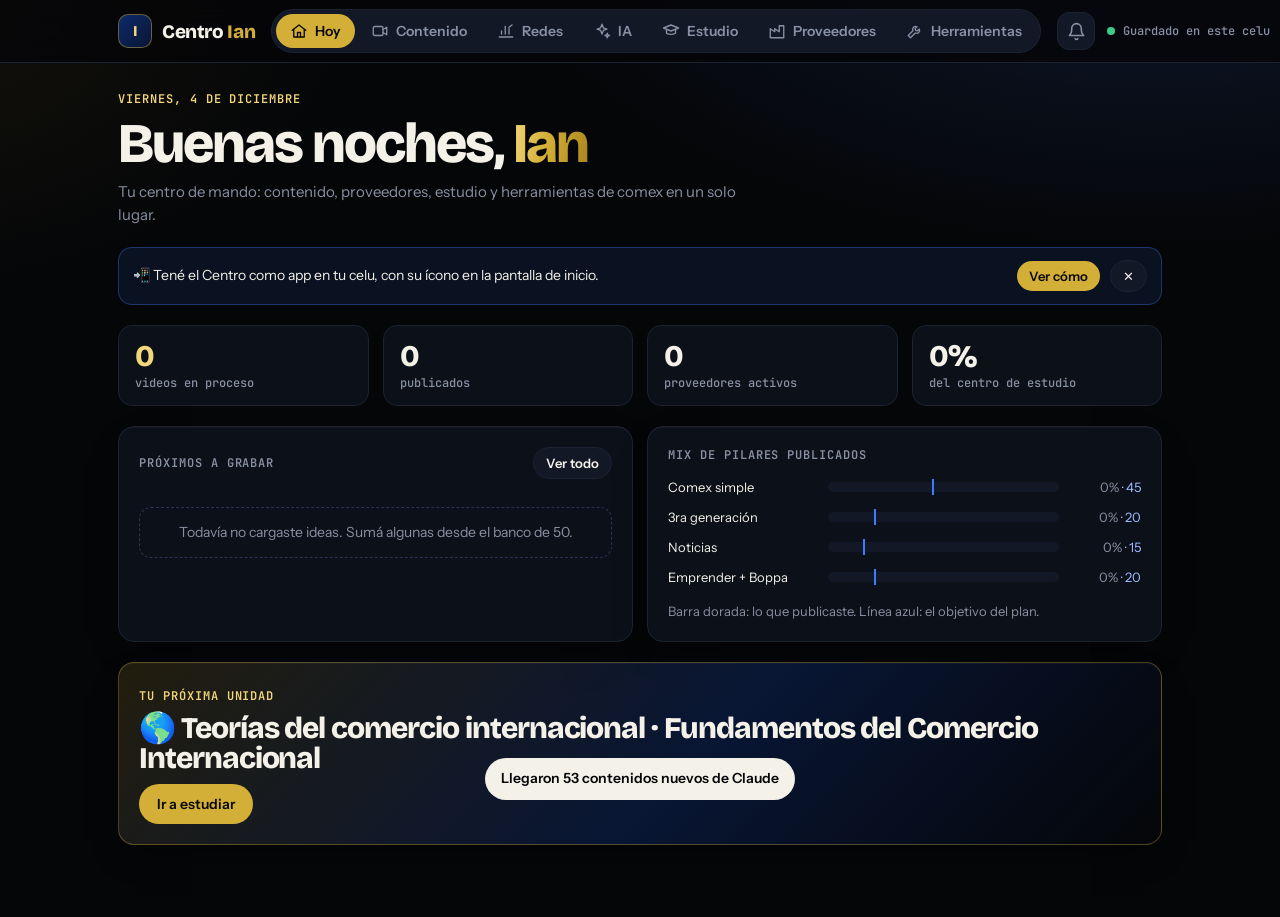
<file: centro/index.html>
<!doctype html><html lang="es-AR"><head><meta charset="utf-8">
<meta name="viewport" content="width=device-width,initial-scale=1,viewport-fit=cover">
<meta name="theme-color" content="#050608"><meta name="robots" content="noindex,nofollow">
<link rel="manifest" href="/centro/manifest.webmanifest">
<link rel="icon" href="/centro/icons/icon-192.png"><link rel="apple-touch-icon" href="/centro/icons/apple-touch-icon.png">
<meta name="apple-mobile-web-app-capable" content="yes"><meta name="mobile-web-app-capable" content="yes">
<meta name="apple-mobile-web-app-status-bar-style" content="black-translucent"><meta name="apple-mobile-web-app-title" content="Centro Ian">
<style>html,body{margin:0;background:#050608}header.top{padding-top:env(safe-area-inset-top,0px)}</style>
</head><body>
<title>Centro Ian</title>
<link rel="preconnect" href="https://fonts.googleapis.com">
<link rel="preconnect" href="https://fonts.gstatic.com" crossorigin>
<link rel="stylesheet" href="https://fonts.googleapis.com/css2?family=Bricolage+Grotesque:opsz,wght@12..96,600;12..96,800&family=Instrument+Sans:wght@400;500;600&family=JetBrains+Mono:wght@500;600&family=Anton&display=swap">
<style>
/* Layout: personal command center. Glass top bar + native bottom dock on phones; each module is a calm stack of cards. Black, blue and gold brand in every theme. */
:root{
  --bg:#050608; --surface:#0C1019; --sunken:#121826; --ink:#F4F1E8; --ink-2:#C8CCD6; --muted:#8890A3; --line:#1B2232; --line-2:#2A3450;
  --gold:#D4AF37; --gold-2:#F3D77A; --gold-soft:#221C0A; --on-gold:#0A0906; --blue:#3D7BFF; --navy:#0E2A6B; --good:#3CCB8B; --bad:#FF6B6B; --warn:#E8B04A;
  --shadow:0 1px 0 rgba(255,255,255,.03) inset,0 14px 36px -18px rgba(0,0,0,.8); --glass:rgba(5,6,8,.8);
  --f-d:"Bricolage Grotesque","Helvetica Neue",Arial,sans-serif; --f-b:"Instrument Sans",system-ui,-apple-system,sans-serif; --f-m:"JetBrains Mono",ui-monospace,Menlo,monospace;
  --r:16px; color-scheme:dark;
}
@media (prefers-color-scheme: dark){:root:not([data-theme="light"]){--bg:#050608}}
:root[data-theme="dark"]{--bg:#050608}
*{box-sizing:border-box}[hidden]{display:none!important}
body{margin:0;min-height:100vh;background:radial-gradient(1100px 560px at 90% -10%,rgba(61,123,255,.16),transparent 60%),radial-gradient(800px 480px at -10% 0%,rgba(212,175,55,.08),transparent 60%),var(--bg);background-attachment:fixed;color:var(--ink);font:15px/1.55 var(--f-b);-webkit-font-smoothing:antialiased}
.wrap{max-width:1100px;margin:0 auto;padding-inline:16px}@media(min-width:720px){.wrap{padding-inline:28px}}
:focus-visible{outline:2px solid var(--gold);outline-offset:2px;border-radius:6px}
button{font:inherit;color:inherit}
header.top{position:sticky;top:0;z-index:20;background:var(--glass);backdrop-filter:blur(14px);-webkit-backdrop-filter:blur(14px);border-bottom:1px solid var(--line)}
.bar{display:flex;align-items:center;justify-content:space-between;gap:16px;height:62px}
.logo{display:flex;align-items:center;gap:10px}
.mark{width:34px;height:34px;border-radius:10px;background:linear-gradient(135deg,#0E2A6B,#081634);border:1px solid rgba(212,175,55,.45);display:grid;place-items:center;font:800 15px var(--f-d);color:var(--gold-2)}
.logo b{font:800 19px var(--f-d);letter-spacing:-.02em;white-space:nowrap}
@media(max-width:1180px){.sync #synctxt{display:none}}.logo b span{color:var(--gold)}
nav.tabs{display:flex;gap:2px;background:var(--sunken);border:1px solid var(--line);border-radius:999px;padding:4px}
.tab{appearance:none;border:0;background:none;color:var(--muted);font:600 14px var(--f-b);padding:8px 14px;border-radius:999px;cursor:pointer;display:inline-flex;align-items:center;gap:7px;white-space:nowrap}
.tab svg{width:18px;height:18px;flex:none}.tab:hover{color:var(--ink)}
.tab[aria-selected="true"]{background:var(--gold);color:var(--on-gold)}
.sync{font:500 12px var(--f-m);color:var(--muted);display:flex;gap:8px;align-items:center;white-space:nowrap}
.dot{width:8px;height:8px;border-radius:50%;background:var(--muted)}.dot.on{background:var(--good)}
nav.dock{display:none}
@media(max-width:1040px){header nav.tabs{display:none}
 nav.dock{display:grid;grid-template-columns:repeat(7,1fr);position:fixed;inset:auto 0 0 0;z-index:30;background:var(--glass);backdrop-filter:blur(16px);-webkit-backdrop-filter:blur(16px);border-top:1px solid var(--line);padding:6px 4px calc(6px + env(safe-area-inset-bottom,0px))}
 nav.dock .tab{flex-direction:column;gap:3px;font-size:10px;padding:6px 0;border-radius:12px}
 nav.dock .tab svg{width:22px;height:22px}
 nav.dock .tab[aria-selected="true"]{background:none;color:var(--gold)}
 main{padding-bottom:110px!important}}
main{padding-block:28px 72px}
section.panel{display:flex;flex-direction:column;gap:20px}
.lede{display:flex;flex-direction:column;gap:8px}
.eyebrow{font:600 12px var(--f-m);letter-spacing:.08em;text-transform:uppercase;color:var(--gold-2)}
h1,h2{margin:0;font-family:var(--f-d);font-weight:800;letter-spacing:-.035em;line-height:1.02}
h1{font-size:clamp(32px,7vw,56px)}h2{font-size:clamp(26px,5vw,40px)}
h1 em,h2 em{font-style:normal;background:linear-gradient(100deg,#F3D77A,#D4AF37 45%,#A8841F);-webkit-background-clip:text;background-clip:text;color:transparent}
.lede p{margin:0;color:var(--muted);max-width:62ch}
h3{margin:0;font:600 12px var(--f-m);letter-spacing:.08em;text-transform:uppercase;color:var(--muted)}
.card{background:var(--surface);border:1px solid var(--line);border-radius:var(--r);padding:20px;display:flex;flex-direction:column;gap:14px;min-width:0;box-shadow:var(--shadow)}
.hero{background:linear-gradient(135deg,rgba(212,175,55,.14),rgba(14,42,107,.45) 55%,rgba(5,6,8,.3));border-color:rgba(212,175,55,.35)}
.grid{display:grid;gap:14px}.g2{grid-template-columns:repeat(2,minmax(0,1fr))}.g3{grid-template-columns:repeat(3,minmax(0,1fr))}.g4{grid-template-columns:repeat(4,minmax(0,1fr))}
@media(max-width:820px){.g3,.g4{grid-template-columns:repeat(2,minmax(0,1fr))}}
@media(max-width:560px){.g2{grid-template-columns:minmax(0,1fr)}}
.kpi{background:var(--surface);border:1px solid var(--line);border-radius:14px;padding:14px 16px;display:flex;flex-direction:column;gap:2px;min-width:0}
.kpi b{font:800 30px var(--f-d);letter-spacing:-.03em;line-height:1.1}.kpi span{font:500 12px var(--f-m);color:var(--muted)}
.kpi.gold b{color:var(--gold-2)}
.btn{appearance:none;border:0;background:var(--gold);color:var(--on-gold);font:600 14px var(--f-b);padding:11px 18px;border-radius:999px;cursor:pointer;display:inline-flex;align-items:center;justify-content:center;gap:8px;text-decoration:none;white-space:nowrap}
.btn:hover{filter:brightness(1.06)}.btn:disabled{opacity:.5;cursor:default}
.btn.ghost{background:var(--sunken);color:var(--ink);border:1px solid var(--line)}
.btn.blue{background:var(--blue);color:#fff}
.btn.sm{padding:7px 12px;font-size:13px}
.row{display:flex;gap:10px;flex-wrap:wrap;align-items:center}
.sp{justify-content:space-between}
input,select,textarea{font:500 15px var(--f-b);color:var(--ink);background:var(--sunken);border:1px solid var(--line);border-radius:10px;padding:10px 12px;width:100%;min-width:0}
input,select{height:44px}textarea{min-height:80px;resize:vertical}
input:focus,select:focus,textarea:focus{outline:none;border-color:var(--gold);box-shadow:0 0 0 4px var(--gold-soft)}
label.f{display:flex;flex-direction:column;gap:6px;font-size:13px;font-weight:500;color:var(--ink-2);min-width:0}
.fields{display:grid;grid-template-columns:repeat(auto-fill,minmax(min(100%,200px),1fr));gap:12px}
.note{margin:0;font-size:13px;color:var(--muted)}
.chip{display:inline-flex;align-items:center;font:600 11px var(--f-m);letter-spacing:.03em;padding:4px 9px;border-radius:999px;background:var(--sunken);border:1px solid var(--line);color:var(--ink-2);white-space:nowrap}
.chip.g{background:var(--gold-soft);border-color:rgba(212,175,55,.35);color:var(--gold-2)}
.chip.b{background:rgba(61,123,255,.14);border-color:rgba(61,123,255,.35);color:#9DBBFF}
.chip.ok{background:rgba(60,203,139,.12);border-color:rgba(60,203,139,.35);color:var(--good)}
.chip.no{background:rgba(255,107,107,.12);border-color:rgba(255,107,107,.35);color:var(--bad)}
.seg{display:flex;gap:6px;overflow-x:auto;scrollbar-width:none;padding-bottom:2px}.seg::-webkit-scrollbar{display:none}
.seg button{appearance:none;flex:none;border:1px solid var(--line);background:var(--surface);color:var(--ink-2);font:600 13px var(--f-b);padding:8px 14px;border-radius:999px;cursor:pointer}
.seg button[aria-pressed="true"]{background:var(--gold);border-color:var(--gold);color:var(--on-gold)}
/* Pipeline */
.board{display:grid;grid-template-columns:repeat(5,minmax(196px,1fr));gap:12px;overflow-x:auto;padding-bottom:6px;scroll-snap-type:x mandatory}
.col{background:rgba(18,24,38,.6);border:1px solid var(--line);border-radius:var(--r);padding:12px;display:flex;flex-direction:column;gap:10px;min-height:120px;scroll-snap-align:start}
.col header{display:flex;justify-content:space-between;align-items:center;font:600 12px var(--f-m);letter-spacing:.06em;text-transform:uppercase;color:var(--muted)}
.col header b{color:var(--gold-2)}
.it{background:var(--surface);border:1px solid var(--line);border-radius:12px;padding:12px;display:flex;flex-direction:column;gap:8px;cursor:pointer;text-align:left;width:100%}
.it:hover{border-color:var(--line-2)}.it h4{margin:0;font:600 14px/1.35 var(--f-b)}
.it .row{gap:6px}
.bank{display:flex;flex-direction:column;gap:8px;max-height:420px;overflow:auto}
.bank .bi{display:flex;gap:12px;align-items:center;justify-content:space-between;padding:10px 12px;border:1px solid var(--line);border-radius:12px;background:var(--sunken)}
.bank .bi span{font-size:14px}
/* Dialog */
dialog{border:1px solid var(--line-2);border-radius:20px;background:var(--surface);color:var(--ink);padding:0;width:min(640px,calc(100vw - 24px));max-height:calc(100vh - 40px)}
dialog::backdrop{background:rgba(0,0,0,.6);backdrop-filter:blur(4px)}
dialog .in{padding:22px;display:flex;flex-direction:column;gap:14px}
.out{white-space:pre-wrap;background:var(--sunken);border:1px solid var(--line);border-radius:12px;padding:14px;font-size:14px;min-height:60px}
/* Suppliers */
.prov{display:grid;grid-template-columns:repeat(auto-fill,minmax(min(100%,300px),1fr));gap:14px}
.score{font:800 34px var(--f-d);letter-spacing:-.03em;line-height:1}
.crit{display:grid;grid-template-columns:minmax(0,1fr) auto;gap:8px 12px;align-items:center;font-size:14px}
.stars{display:flex;gap:2px}.stars button{appearance:none;border:0;background:none;cursor:pointer;font-size:18px;line-height:1;padding:2px;color:var(--line-2)}.stars button.on{color:var(--gold)}
.check{display:flex;flex-direction:column;gap:8px}
.check label{display:flex;gap:10px;align-items:flex-start;font-size:14px;cursor:pointer}
.check input{width:18px;height:18px;margin-top:2px;flex:none;accent-color:var(--gold)}
/* Study */
.areas{display:grid;grid-template-columns:repeat(auto-fill,minmax(min(100%,240px),1fr));gap:12px}
.area{appearance:none;text-align:left;background:var(--surface);border:1px solid var(--line);border-radius:var(--r);padding:16px;cursor:pointer;display:flex;flex-direction:column;gap:10px}
.area:hover{border-color:var(--line-2)}.area[aria-pressed="true"]{border-color:var(--gold);background:linear-gradient(135deg,rgba(212,175,55,.12),var(--surface))}
.area b{font:700 17px var(--f-d)}.area .ico{font-size:22px}
.prog{height:6px;border-radius:99px;background:var(--sunken);overflow:hidden}.prog i{display:block;height:100%;background:linear-gradient(90deg,var(--gold),var(--gold-2))}
.lesson{background:var(--surface);border:1px solid var(--line);border-radius:var(--r);overflow:hidden}
.lesson summary{list-style:none;cursor:pointer;padding:16px 18px;display:flex;gap:12px;align-items:center;justify-content:space-between;font:600 16px var(--f-b)}
.lesson summary::-webkit-details-marker{display:none}
.lesson .body{padding:0 18px 18px;display:flex;flex-direction:column;gap:12px}
.lesson ul{margin:0;padding-left:18px;display:flex;flex-direction:column;gap:6px;color:var(--ink-2)}
.done{color:var(--good)}
.tools{display:grid;grid-template-columns:repeat(auto-fill,minmax(min(100%,240px),1fr));gap:12px}
.tool{display:flex;flex-direction:column;gap:6px;text-decoration:none;color:var(--ink);background:var(--surface);border:1px solid var(--line);border-radius:var(--r);padding:18px}
.tool:hover{border-color:var(--gold)}.tool b{font:700 18px var(--f-d)}.tool span{font-size:14px;color:var(--muted)}
.mix{display:flex;flex-direction:column;gap:10px}
.mixrow{display:grid;grid-template-columns:150px minmax(0,1fr) 72px;gap:10px;align-items:center;font-size:13px}
.mixrow .bars{position:relative;height:10px;background:var(--sunken);border-radius:99px}
.mixrow .bars i{position:absolute;inset:0 auto 0 0;border-radius:99px;background:var(--gold)}
.mixrow .bars em{position:absolute;top:-3px;bottom:-3px;width:2px;background:var(--blue)}
@media(max-width:520px){.mixrow{grid-template-columns:96px minmax(0,1fr) 64px}}
.empty{color:var(--muted);font-size:14px;text-align:center;padding:14px;border:1px dashed var(--line-2);border-radius:12px}
.chat{gap:12px}
.msgs{display:flex;flex-direction:column;gap:12px;min-height:240px;max-height:min(58vh,560px);overflow-y:auto;padding:4px}
.msg{max-width:88%;padding:12px 14px;border-radius:16px;white-space:pre-wrap;font-size:15px;line-height:1.5;overflow-wrap:anywhere}
.msg.u{align-self:flex-end;background:var(--gold);color:var(--on-gold);border-bottom-right-radius:6px}
.msg.a{align-self:flex-start;background:var(--sunken);border:1px solid var(--line);border-bottom-left-radius:6px}
.msg.a.err{border-color:rgba(255,107,107,.4);color:var(--bad)}
.msg .act{display:block;margin-top:8px;font:600 12px var(--f-m);color:var(--good)}
.sugs{display:flex;gap:8px;flex-wrap:wrap}
.sugs button{appearance:none;border:1px solid var(--line);background:var(--surface);color:var(--ink-2);font:500 13px var(--f-b);padding:8px 12px;border-radius:999px;cursor:pointer;text-align:left}
.sugs button:hover{border-color:var(--gold)}
.composer{display:flex;gap:8px;align-items:flex-end}
.composer textarea{min-height:48px;max-height:160px;resize:none;border-radius:14px}
.composer .btn{height:48px}
.lx{display:flex;flex-direction:column;gap:14px}
.lx .intro{font-size:16px;color:var(--ink)}
.lx h5{margin:0 0 4px;font:700 16px var(--f-d);color:var(--gold-2)}
.lx p{margin:0;color:var(--ink-2)}
.lx .ex{background:linear-gradient(135deg,rgba(61,123,255,.12),var(--sunken));border:1px solid rgba(61,123,255,.3);border-radius:12px;padding:14px}
.lx .ex b{display:block;font:600 12px var(--f-m);letter-spacing:.06em;text-transform:uppercase;color:#9DBBFF;margin-bottom:6px}
.lx .err{background:rgba(255,107,107,.06);border:1px solid rgba(255,107,107,.25);border-radius:12px;padding:14px}
.lx .err b{display:block;font:600 12px var(--f-m);letter-spacing:.06em;text-transform:uppercase;color:var(--bad);margin-bottom:6px}
.lx ul{margin:0}
.gl{display:grid;grid-template-columns:minmax(110px,auto) minmax(0,1fr);gap:6px 14px;font-size:14px}
.gl dt{font-weight:600;color:var(--gold-2)}.gl dd{margin:0;color:var(--ink-2)}
.keys{background:var(--gold-soft);border:1px solid rgba(212,175,55,.3);border-radius:12px;padding:14px}
.keys b{display:block;font:600 12px var(--f-m);letter-spacing:.06em;text-transform:uppercase;color:var(--gold-2);margin-bottom:6px}
/* Redes */
.brows{display:flex;flex-direction:column;gap:10px}
.brow{display:grid;grid-template-columns:118px minmax(0,1fr) auto;gap:10px;align-items:center;font-size:13px}
.brow .bars{height:10px;background:var(--sunken);border-radius:99px;overflow:hidden}.brow .bars i{display:block;height:100%;background:var(--gold);border-radius:99px}
.brow .v{font:500 12px var(--f-m);color:var(--ink-2);white-space:nowrap;text-align:right}
@media(max-width:520px){.brow{grid-template-columns:92px minmax(0,1fr)}.brow .v{grid-column:2;text-align:left;margin-top:-6px}}
.plist{display:flex;flex-direction:column;gap:8px}
.mets{display:flex;gap:6px 14px;flex-wrap:wrap;font:500 12px var(--f-m);color:var(--muted)}.mets b{color:var(--ink);font-weight:600}
.ideas{display:grid;grid-template-columns:repeat(auto-fill,minmax(min(100%,300px),1fr));gap:12px}
.idea{background:var(--sunken);border:1px solid var(--line);border-radius:14px;padding:16px;display:flex;flex-direction:column;gap:10px;min-width:0}
.idea h4{margin:0;font:700 17px/1.25 var(--f-d)}.idea .hk{margin:0;color:var(--gold-2);font-weight:600}
.idea ol,.alist{margin:0;padding-left:18px;color:var(--ink-2);font-size:14px;display:flex;flex-direction:column;gap:4px}
.drop{position:relative;display:flex;flex-direction:column;gap:6px;align-items:center;text-align:center;padding:18px;border:1px dashed var(--line-2);border-radius:14px;cursor:pointer;background:var(--sunken)}
.drop:hover{border-color:var(--gold)}.drop input{position:absolute;width:1px;height:1px;opacity:0;pointer-events:none}
.thumbs{display:flex;gap:8px;overflow-x:auto}.thumbs img{height:90px;border-radius:8px;border:1px solid var(--line);flex:none}
.pv{display:flex;gap:10px;align-items:flex-start;padding:10px 12px;border:1px solid var(--line);border-radius:12px;background:var(--sunken);font-size:14px;cursor:pointer}
.pv input{width:18px;height:18px;margin-top:2px;flex:none;accent-color:var(--gold)}
.steps{margin:6px 0 0;padding-left:18px;display:flex;flex-direction:column;gap:4px;color:var(--ink-2);font-size:14px}
.banner{display:flex;gap:12px;align-items:center;justify-content:space-between;padding:12px 14px;border:1px solid rgba(61,123,255,.35);background:rgba(61,123,255,.1);border-radius:14px;font-size:14px}
.cbell{appearance:none;width:38px;height:38px;border-radius:12px;border:1px solid var(--line);background:var(--sunken);color:var(--muted);display:grid;place-items:center;cursor:pointer;position:relative}.cbell svg{width:19px;height:19px}.cbell.on{color:var(--gold-2);border-color:rgba(212,175,55,.45)}.cbell.on::after{content:"";position:absolute;top:7px;right:8px;width:7px;height:7px;border-radius:50%;background:var(--good)}
.toast{position:fixed;left:50%;bottom:100px;transform:translateX(-50%);background:var(--ink);color:var(--bg);padding:10px 16px;border-radius:999px;font-weight:600;font-size:14px;z-index:50}
/* claude-feed */
.feed{display:grid;gap:10px}
.feed details{border:1px solid var(--line,rgba(255,255,255,.12));border-radius:12px;padding:10px 12px}
.feed summary{cursor:pointer;list-style:none;display:flex;gap:8px;align-items:flex-start;justify-content:space-between}
.feed summary::-webkit-details-marker{display:none}
.feed summary h4{margin:0;font-size:15px;line-height:1.3}
.feed pre{white-space:pre-wrap;font:inherit;font-size:14px;line-height:1.5;margin:10px 0}
.feed details{min-width:0}.slides{display:flex;max-width:100%;gap:10px;overflow-x:auto;scroll-snap-type:x mandatory;margin:10px 0 4px;padding-bottom:6px;-webkit-overflow-scrolling:touch}.slides img{flex:0 0 78%;min-width:0;width:78%;max-width:340px;aspect-ratio:4/5;border-radius:12px;scroll-snap-align:start;border:1px solid var(--line);background:#050608}.slides .note{margin:0}
.feed ol{margin:8px 0;padding-left:20px}.feed li{margin:4px 0}
.seg{display:flex;gap:6px;flex-wrap:wrap;margin:6px 0 10px}
.seg button{border:1px solid var(--line,rgba(255,255,255,.15));background:none;color:inherit;border-radius:999px;padding:6px 12px;font:inherit;font-size:13px;cursor:pointer}
.seg button[aria-pressed=true]{background:var(--gold-2,#d9b45a);color:#000;border-color:transparent}
</style>
<header class="top"><div class="wrap bar">
  <div class="logo"><span class="mark" aria-hidden="true">I</span><b>Centro <span>Ian</span></b></div>
  <nav class="tabs" aria-label="Secciones"></nav>
  <span class="row" style="flex-wrap:nowrap;gap:12px"><button class="cbell" id="cbell" type="button" aria-label="Activar notificaciones" title="Activar notificaciones"><svg viewBox="0 0 24 24" fill="none" stroke="currentColor" stroke-width="2" stroke-linecap="round" stroke-linejoin="round" aria-hidden="true"><path d="M6 8a6 6 0 1 1 12 0c0 7 3 9 3 9H3s3-2 3-9"/><path d="M10.3 21a1.94 1.94 0 0 0 3.4 0"/></svg></button><span class="sync"><span class="dot" id="syncdot"></span><span id="synctxt">Conectando…</span></span></span>
</div></header>
<nav class="dock" aria-label="Secciones"></nav>

<main class="wrap">
<section class="panel" id="p-hoy">
  <div class="lede"><span class="eyebrow" id="fecha"></span><h1 id="saludo">Hola, <em>Ian</em></h1><p>Tu centro de mando: contenido, proveedores, estudio y herramientas de comex en un solo lugar.</p></div>
  <div class="banner" id="instban" hidden><span>📲 Tené el Centro como app en tu celu, con su ícono en la pantalla de inicio.</span><span class="row" style="flex-wrap:nowrap"><button class="btn sm" data-go="herramientas">Ver cómo</button><button class="btn ghost sm" id="instx" aria-label="Ocultar">✕</button></span></div>
  <div class="grid g4">
    <div class="kpi gold"><b id="k-pipe">0</b><span>videos en proceso</span></div>
    <div class="kpi"><b id="k-pub">0</b><span>publicados</span></div>
    <div class="kpi"><b id="k-prov">0</b><span>proveedores activos</span></div>
    <div class="kpi"><b id="k-est">0%</b><span>del centro de estudio</span></div>
  </div>
  <div class="grid g2">
    <div class="card"><div class="row sp"><h3>Próximos a grabar</h3><button class="btn ghost sm" data-go="contenido">Ver todo</button></div><div id="next"></div></div>
    <div class="card"><h3>Mix de pilares publicados</h3><div class="mix" id="mix"></div><p class="note">Barra dorada: lo que publicaste. Línea azul: el objetivo del plan.</p></div>
  </div>
  <div class="card hero"><div class="row sp"><div><span class="eyebrow">Tu próxima unidad</span><h2 id="nextlesson" style="font-size:clamp(22px,4vw,30px);margin-top:6px"></h2></div><button class="btn" id="gonext">Ir a estudiar</button></div></div>
</section>

<section class="panel" id="p-contenido" hidden>
  <div class="lede"><span class="eyebrow">Marca personal</span><h2>De la <em>idea</em> al video publicado</h2><p>Mové cada video por las etapas. Tocá una tarjeta para editarla o para que Claude te escriba el guion.</p></div>
  <div class="grid g2">
    <div class="card"><div class="row sp"><h3>📰 Guiones del radar</h3><span class="chip g">Claude</span></div><p class="note">Todos los días escribo guiones con las noticias nuevas del radar. Pasalos al tablero o marcalos como usados.</p><div class="feed" id="radarfeed"></div></div>
    <div class="card"><div class="row sp"><h3>🗓️ Contenido de la semana</h3><span class="chip g">Claude</span></div><p class="note" id="semnote">Cada sábado te dejo videos, carruseles, stories y ajustes de perfil para la semana siguiente.</p><div class="seg" id="semseg"></div><div class="feed" id="semfeed"></div></div>
  </div>
  <div class="row"><button class="btn" id="newidea">+ Nueva idea</button><button class="btn ghost" id="openbank">Banco de 50 ideas</button></div>
  <div class="board" id="board"></div>
</section>

<section class="panel" id="p-redes" hidden>
  <div class="lede"><span class="eyebrow">TikTok + Instagram</span><h2>Tus <em>números</em>, tus próximos videos</h2><p>Subí capturas de tus estadísticas (o cargá los números a mano) y Claude te dice qué funciona y qué grabar después.</p></div>
  <div class="row"><button class="btn" id="m-imp">📸 Cargar métricas</button><button class="btn ghost" id="m-new">+ A mano</button><button class="btn ghost" id="m-acc">Seguidores de hoy</button></div>
  <div class="grid g4">
    <div class="kpi gold"><b id="mk-TikTok">–</b><span id="md-TikTok">seguidores en TikTok</span></div>
    <div class="kpi gold"><b id="mk-Instagram">–</b><span id="md-Instagram">seguidores en Instagram</span></div>
    <div class="kpi"><b id="mk-vis">–</b><span id="ml-vis">vistas promedio por posteo</span></div>
    <div class="kpi"><b id="mk-sg">–</b><span>de las vistas guarda o comparte</span></div>
  </div>
  <div class="card hero"><div class="row sp"><div style="min-width:0"><span class="eyebrow">Analista de contenido</span><h2 style="font-size:clamp(22px,4vw,30px);margin-top:6px">Qué funciona y qué grabar</h2></div><button class="btn" id="m-an">✨ Analizar y darme ideas</button></div><div id="m-out" class="lx"></div></div>
  <div class="grid g2">
    <div class="card"><h3>Qué pilar rinde más</h3><div class="brows" id="m-pil"></div></div>
    <div class="card"><h3>Formato y red</h3><div class="brows" id="m-fmt"></div></div>
  </div>
  <div class="card"><div class="row sp"><h3>Tus posteos</h3><div class="seg" id="m-fil"></div></div><div class="plist" id="m-list"></div></div>
  <p class="note">Dónde están tus números: en TikTok, Perfil → ☰ → TikTok Studio → Analíticas. En Instagram, Perfil → Panel profesional → Estadísticas (hace falta cuenta profesional, que es gratis). Barras: vistas promedio; al lado, el % de las vistas que comenta, guarda o comparte.</p>
</section>

<section class="panel" id="p-proveedores" hidden>
  <div class="lede"><span class="eyebrow">Testeo de proveedores</span><h2>Calificá antes de <em>pagar</em></h2><p>Puntuá cada proveedor en 8 criterios y completá el checklist de seguridad antes de mandar plata.</p></div>
  <div class="row"><button class="btn" id="newprov">+ Nuevo proveedor</button></div>
  <div class="seg" id="provfilter"></div>
  <div class="prov" id="provs"></div>
</section>

<section class="panel" id="p-estudio" hidden><div id="campus" class="panel" style="gap:18px"></div></section>

<section class="panel" id="p-ia" hidden>
  <div class="lede"><span class="eyebrow">Tu asistente</span><h2>Preguntale lo que <em>quieras</em></h2><p>Dudas de comex, ideas de videos, cómo negociar con un proveedor o cómo encarar un parcial. Conoce tus datos del Centro y puede sumarte ideas o proveedores.</p></div>
  <div class="chat card" id="chatcard">
    <div class="msgs" id="msgs"></div>
    <div class="sugs" id="sugs"></div>
    <form class="composer" id="composer"><textarea id="q" rows="1" placeholder="Escribí tu duda…" aria-label="Tu mensaje"></textarea><button class="btn" id="send" aria-label="Enviar">Enviar</button></form>
    <div class="row sp"><p class="note" id="iastate">La IA puede equivocarse: confirmá normas y alícuotas con la fuente oficial.</p><button class="btn ghost sm" id="clearchat">Nueva conversación</button></div>
  </div>
  <div class="card" id="ianone" hidden><p style="margin:0">El chat con la IA, el análisis de métricas y la lectura de capturas funcionan en tu Centro dentro de Claude.</p><a class="btn" href="https://claude.ai/artifact/CnPQfhqZ2DfXgamXmvmKxA" target="_blank" rel="noopener" style="align-self:flex-start">Abrir el Centro en Claude</a></div>
</section>

<section class="panel" id="p-herramientas" hidden>
  <div class="card hero" id="install"><span class="eyebrow">Tenelo como app</span><h2 style="font-size:clamp(22px,4vw,30px)">Centro Ian en tu pantalla de inicio</h2>
    <div class="grid g2"><div><b>iPhone (Safari)</b><ol class="steps"><li>Entrá a comex-con-ian.vercel.app/centro en Safari y poné tu clave.</li><li>Tocá Compartir (el cuadrado con la flecha para arriba).</li><li>Elegí "Agregar a inicio".</li></ol></div><div><b>Android (Chrome)</b><ol class="steps"><li>Entrá a comex-con-ian.vercel.app/centro en Chrome y poné tu clave.</li><li>Tocá los tres puntos ⋮.</li><li>Elegí "Instalar app" o "Agregar a la pantalla principal".</li></ol></div></div>
    <p class="note">Tus datos quedan guardados en este celu. Hacé una copia de vez en cuando para no perderlos si cambiás de teléfono.</p>
    <div class="row"><button class="btn sm" id="bk-out">Descargar copia</button><label class="btn ghost sm" style="cursor:pointer">Restaurar copia<input type="file" id="bk-in" accept="application/json,.json" hidden></label></div></div>
  <div class="lede"><span class="eyebrow">Herramientas</span><h2>Tu caja de <em>comex</em></h2><p>Abren en Comex con Ian, tu web pública.</p></div>
  <div class="tools">
    <a class="tool" href="/"><b>📡 Radar de noticias</b><span>Novedades de comex con su fuente oficial, actualizadas todos los días.</span></a>
    <a class="tool" href="/"><b>🧮 Calculadora NCM</b><span>Costo real de importar o exportar con las 10.226 posiciones.</span></a>
    <a class="tool" href="/"><b>🚢 Incoterms 2020</b><span>Quién paga y quién arriesga en cada tramo.</span></a>
    <a class="tool" href="/"><b>📄 Proforma + packing list</b><span>Generá los documentos en Excel.</span></a>
  </div>
</section>
</main>

<dialog id="dlg"><div class="in" id="dlgin"></div></dialog>
<script>
(function(){
const PLAN={"materias": [{"id": "m01", "anio": 1, "ico": "🌎", "name": "Fundamentos del Comercio Internacional", "desc": "Por qué comercian los países, cómo se mide y qué reglas lo ordenan.", "unidades": [["m01u1", "Teorías del comercio internacional"], ["m01u2", "Balanza de pagos y balanza comercial"], ["m01u3", "Política comercial"], ["m01u4", "La Organización Mundial del Comercio"], ["m01u5", "Defensa comercial"], ["m01u6", "Comercio internacional de servicios y nuevas tendencias"]]}, {"id": "m02", "anio": 1, "ico": "🤝", "name": "Integración Económica y Acuerdos Comerciales", "desc": "Mercosur, acuerdos y reglas de origen para pagar menos aranceles legalmente.", "unidades": [["m02u1", "Etapas de la integración económica"], ["m02u2", "Mercosur: historia e instituciones"], ["m02u3", "Arancel Externo Común y sus excepciones"], ["m02u4", "ALADI y acuerdos de la región"], ["m02u5", "Acuerdos extrarregionales"], ["m02u6", "Reglas de origen y certificación"]]}, {"id": "m03", "anio": 1, "ico": "🔎", "name": "Clasificación Arancelaria y Valoración en Aduana", "desc": "Cómo encontrar la posición correcta y cuánto vale la mercadería para la aduana.", "unidades": [["m03u1", "El Sistema Armonizado"], ["m03u2", "La Nomenclatura Común del Mercosur"], ["m03u3", "Reglas Generales de Interpretación"], ["m03u4", "Clasificación en la práctica"], ["m03u5", "Valoración en aduana: el valor de transacción"], ["m03u6", "Métodos secundarios y controles de valor"]]}, {"id": "m04", "anio": 2, "ico": "🛃", "name": "Régimen Aduanero Argentino", "desc": "El Código Aduanero en la práctica: sujetos, destinaciones, tributos e infracciones.", "unidades": [["m04u1", "El Código Aduanero y el territorio aduanero"], ["m04u2", "Sujetos del comercio exterior"], ["m04u3", "Destinaciones de importación"], ["m04u4", "Destinaciones de exportación"], ["m04u5", "Tributos aduaneros y cálculo de la liquidación"], ["m04u6", "Infracciones y delitos aduaneros"]]}, {"id": "m05", "anio": 2, "ico": "🚚", "name": "Logística y Transporte Internacional", "desc": "Cómo se mueve la mercadería de una fábrica a otra punta del mundo.", "unidades": [["m05u1", "Cadena de suministro y logística internacional"], ["m05u2", "Modos de transporte y su elección"], ["m05u3", "Contenedores y unitización"], ["m05u4", "Transporte aéreo de carga"], ["m05u5", "Costos y cotizaciones de flete"], ["m05u6", "Almacenamiento, distribución y última milla"]]}, {"id": "m06", "anio": 2, "ico": "⚓", "name": "Transporte Marítimo y Marina Mercante", "desc": "Buques, navieras, puertos, fletamentos y el derecho de la navegación.", "unidades": [["m06u1", "El buque y sus tipos"], ["m06u2", "El mercado naviero"], ["m06u3", "Puertos y terminales"], ["m06u4", "Contratos de fletamento"], ["m06u5", "El conocimiento de embarque"], ["m06u6", "Seguridad, ambiente y autoridades marítimas"]]}, {"id": "m07", "anio": 3, "ico": "🛡️", "name": "Seguros en el Comercio Exterior", "desc": "Cómo proteger la mercadería, el cobro y las obligaciones ante la aduana.", "unidades": [["m07u1", "Principios del seguro"], ["m07u2", "Seguro de transporte de mercaderías"], ["m07u3", "Avería gruesa y avería particular"], ["m07u4", "Siniestros y reclamos"], ["m07u5", "Seguro de crédito y de caución"], ["m07u6", "Gestión de riesgos en la operación"]]}, {"id": "m08", "anio": 3, "ico": "💸", "name": "Pagos Internacionales y Financiamiento", "desc": "Cómo cobrar y pagar sin perder plata, y cómo financiar una operación.", "unidades": [["m08u1", "Medios de pago y riesgo"], ["m08u2", "Cobranza documentaria"], ["m08u3", "Carta de crédito documentaria"], ["m08u4", "Garantías bancarias y fraudes"], ["m08u5", "Financiamiento del comercio exterior"], ["m08u6", "Régimen cambiario argentino"]]}, {"id": "m09", "anio": 3, "ico": "📜", "name": "Contratación Internacional e Incoterms", "desc": "El contrato de compraventa internacional, los Incoterms 2020 y cómo resolver conflictos.", "unidades": [["m09u1", "El contrato de compraventa internacional"], ["m09u2", "Incoterms 2020: estructura y reglas multimodales"], ["m09u3", "Incoterms marítimos y elección del Incoterm"], ["m09u4", "Documentación comercial"], ["m09u5", "Incumplimiento y resolución de disputas"], ["m09u6", "Propiedad intelectual y cumplimiento"]]}, {"id": "m10", "anio": 4, "ico": "🚀", "name": "Estrategia, Marketing y Gestión de Operaciones", "desc": "Cómo armar un negocio de importación o exportación de punta a punta.", "unidades": [["m10u1", "Selección de mercados"], ["m10u2", "Formación del precio de exportación"], ["m10u3", "Sourcing y desarrollo de proveedores"], ["m10u4", "Costeo de una importación de punta a punta"], ["m10u5", "Promoción comercial y canales"], ["m10u6", "Plan de negocios de comercio exterior"]]}]};
const STUDY=PLAN.materias.map(m=>({id:m.id,name:m.name,ico:m.ico,lessons:m.unidades.map(([id,t])=>({id,t}))}));
const IDEAS=[["Comercio exterior simple", "Un iPhone sale X dólares en Estados Unidos. Te muestro por qué acá cuesta el doble."], ["Comercio exterior simple", "Estas zapatillas salen 9 dólares en fábrica. ¿Dónde se va el resto?"], ["Comercio exterior simple", "Cuánto cuesta traer un auto a la Argentina (preparate)."], ["Comercio exterior simple", "Una PlayStation: precio en EE.UU., precio en Chile, precio acá."], ["Comercio exterior simple", "El mate más vendido de Argentina, ¿se fabrica acá o se importa?"], ["Comercio exterior simple", "Cuánto cuesta un contenedor lleno de [producto que propongan en comentarios]."], ["Comercio exterior simple", "Hice la cuenta: ¿conviene viajar a Miami a comprar o comprar acá?"], ["Comercio exterior simple", "Lo que nadie te dice de los precios: el 'precio de fábrica' no existe."], ["Comercio exterior simple", "Por qué el mismo producto llega más caro a Argentina que a Chile."], ["Comercio exterior simple", "El truco legal que usan los grandes importadores para pagar menos flete."], ["Comercio exterior simple", "Las 3 cosas que un proveedor chino nunca te va a decir."], ["Comercio exterior simple", "Cómo saber si un proveedor de Alibaba te está estafando en 30 segundos."], ["Comercio exterior simple", "La aduana explicada como el patovica de un boliche."], ["Comercio exterior simple", "Los incoterms explicados con un delivery de pizza."], ["Comercio exterior simple", "Qué es un despachante de aduana, explicado para tu abuela."], ["Comercio exterior simple", "El contenedor explicado con cajas de zapatos: cuánto entra realmente."], ["Comercio exterior simple", "La posición arancelaria explicada como el DNI de un producto."], ["Comercio exterior simple", "El error de 10 segundos que deja tu mercadería trabada en aduana por meses."], ["Comercio exterior simple", "Compró 1.000 unidades en China y le llegó esto."], ["Comercio exterior simple", "5 productos que NO te conviene importar nunca."], ["Tercera generación", "Le pregunté a mi abuelo cómo se importaba antes de internet."], ["Tercera generación", "Mi abuelo vs yo: cómo importábamos en los 80 y cómo importo hoy."], ["Tercera generación", "Le mostré Temu a mi abuelo importador. Su reacción."], ["Tercera generación", "La frase que me dijo mi viejo a los 12 y me cambió la cabeza para los negocios."], ["Tercera generación", "3 crisis argentinas que mi familia sobrevivió importando."], ["Tercera generación", "Cosas que solo entendés si tu familia es importadora."], ["Tercera generación", "Mi viejo me pide que adivine cuánto cuesta esto. Si fallo, pago el asado."], ["Tercera generación", "Lo primero que me hicieron hacer en el negocio familiar a los 12 años."], ["Tercera generación", "Cómo se habla en una familia de importadores en la mesa del domingo."], ["Tercera generación", "Le pregunté a mi abuelo si le recomendaría a un pibe de hoy dedicarse a importar."], ["Noticias y tendencias del rubro", "Cambió [medida]. Te explico en 1 minuto qué significa para lo que comprás."], ["Noticias y tendencias del rubro", "¿Por qué ahora todo el mundo compra en Shein y Temu? La respuesta está en la aduana."], ["Noticias y tendencias del rubro", "Si sube o baja el dólar, esto pasa con los precios de lo importado (y en cuánto tiempo se nota)."], ["Noticias y tendencias del rubro", "Lo que está pasando con los puertos del mundo y por qué te va a llegar más caro."], ["Noticias y tendencias del rubro", "Lo que más importa Argentina y lo que más exporta. Te va a sorprender."], ["Noticias y tendencias del rubro", "Argentina vs Chile vs Brasil: dónde es más fácil importar."], ["Noticias y tendencias del rubro", "Los aranceles de Estados Unidos y China, ¿nos afectan? Te lo explico simple."], ["Noticias y tendencias del rubro", "Reaccionando a los peores consejos de importación de TikTok."], ["Noticias y tendencias del rubro", "Me pidieron que reaccione a este video de un 'gurú' de dropshipping."], ["Noticias y tendencias del rubro", "Los 3 productos que más se van a importar este año (y por qué)."], ["Vida de pibe de 18 que emprende + Boppa", "Tengo 18 y sé cuánto cuesta traer un contenedor de China. Mis amigos no saben qué es un contenedor."], ["Vida de pibe de 18 que emprende + Boppa", "Un día en mi vida: facultad, puerto y Boppa."], ["Vida de pibe de 18 que emprende + Boppa", "Mis amigos salen el viernes. Yo estoy calculando aranceles."], ["Vida de pibe de 18 que emprende + Boppa", "Le expliqué los incoterms a mi novia/amigos y esto pasó."], ["Vida de pibe de 18 que emprende + Boppa", "Lo que me enseñaron hoy en la facu de Comercio Internacional, explicado en 30 segundos."], ["Vida de pibe de 18 que emprende + Boppa", "¿Vale la pena estudiar Comercio Internacional? Mi opinión honesta."], ["Vida de pibe de 18 que emprende + Boppa", "Arrancamos Boppa entre amigos. Día 1."], ["Vida de pibe de 18 que emprende + Boppa", "El error que cometimos en Boppa y no van a cometer ustedes."], ["Vida de pibe de 18 que emprende + Boppa", "Cosas que dicen los adultos cuando les cuento que importo a los 18."], ["Vida de pibe de 18 que emprende + Boppa", "Mi setup para grabar contenido y estudiar a la vez."]];
const $=id=>document.getElementById(id);
const esc=s=>String(s??'').replace(/[&<>"']/g,c=>({'&':'&amp;','<':'&lt;','>':'&gt;','"':'&quot;',"'":'&#39;'}[c]));
const PILARES=[['Comercio exterior simple',45],['Tercera generación',20],['Noticias y tendencias del rubro',15],['Vida de pibe de 18 que emprende + Boppa',20]];
const PSHORT={'Comercio exterior simple':'Comex simple','Tercera generación':'3ra generación','Noticias y tendencias del rubro':'Noticias','Vida de pibe de 18 que emprende + Boppa':'Emprender + Boppa'};
const ETAPAS=['Idea','Guion','Grabado','Editado','Publicado'];
const PLATS=['TikTok + Reels','TikTok','Reels','Carrusel Instagram','YouTube Shorts'];
const CRIT=[['ver','Empresa verificada (licencia, años, fábrica real)'],['com','Comunicación y respuesta'],['mue','Calidad de la muestra'],['pre','Precio'],['moq','MOQ flexible'],['pla','Cumple plazos'],['cer','Certificaciones del producto'],['pag','Condiciones de pago seguras']];
const CHECKS=['Pedí la licencia comercial y la verifiqué','Hice videollamada desde la fábrica','Recibí y aprobé la muestra','La cuenta bancaria está a nombre de la empresa','Confirmé los datos bancarios por llamada','Pago con protección (Trade Assurance, L/C o anticipo chico)','Acordé inspección antes del embarque','Tengo proforma firmada con Incoterm, plazo y especificaciones'];
const PESTADOS=['Prospecto','Muestra pedida','Aprobado','Descartado'];
const TABS=[['hoy','Hoy','<path d="M3 11 12 4l9 7"/><path d="M5 10v10h14V10"/><path d="M10 20v-6h4v6"/>'],['contenido','Contenido','<rect x="3" y="6" width="13" height="12" rx="2"/><path d="m16 10 5-3v10l-5-3"/>'],['redes','Redes','<path d="M3 20h18"/><path d="M6 16v-4"/><path d="M11 16V6"/><path d="M16 16v-7"/><path d="M20 4l-4 3"/>'],['ia','IA','<path d="M12 3l1.8 4.7L18.5 9.5l-4.7 1.8L12 16l-1.8-4.7L5.5 9.5l4.7-1.8Z"/><path d="M19 15l.8 2.2L22 18l-2.2.8L19 21l-.8-2.2L16 18l2.2-.8Z"/>'],['estudio','Estudio','<path d="M2 8 12 4l10 4-10 4Z"/><path d="M6 10v5c3 2 9 2 12 0v-5"/>'],['proveedores','Proveedores','<path d="M3 21V9l6 4V9l6 4V5h6v16Z"/>'],['herramientas','Herramientas','<path d="M14.7 6.3a4 4 0 0 0-5.4 5.4L3 18l3 3 6.3-6.3a4 4 0 0 0 5.4-5.4l-2.5 2.5-2.4-.6-.6-2.4Z"/>']];

let items=new Map(), progress={done:{}}, db=null, sample=null, cur='hoy', provFil='Todos';
const icon=p=>`<svg viewBox="0 0 24 24" fill="none" stroke="currentColor" stroke-width="1.8" stroke-linecap="round" stroke-linejoin="round" aria-hidden="true">${p}</svg>`;
const SHORT={contenido:'Videos',herramientas:'Atajos',proveedores:'Proveed.'};
document.querySelectorAll('nav.tabs,nav.dock').forEach(n=>{const dock=n.classList.contains('dock');n.innerHTML=TABS.map(([k,l,p])=>`<button class="tab" data-tab="${k}" aria-selected="${k===cur}">${icon(p)}${dock&&SHORT[k]||l}</button>`).join('')});
function go(k){cur=k;TABS.forEach(([t])=>$('p-'+t).hidden=t!==k);document.querySelectorAll('.tab').forEach(b=>b.setAttribute('aria-selected',b.dataset.tab===k));try{localStorage.setItem('ci-tab',k)}catch(e){}window.scrollTo({top:0})}
document.addEventListener('click',e=>{const t=e.target.closest('[data-tab],[data-go]');if(t)go(t.dataset.tab||t.dataset.go)});
function toast(m){const t=document.createElement('div');t.className='toast';t.textContent=m;document.body.append(t);setTimeout(()=>t.remove(),2200)}

/* ---------- storage: artifact db when available, browser fallback ---------- */
const LS='centro-ian-v1';
function lsLoad(){try{const d=JSON.parse(localStorage.getItem(LS)||'{}');items=new Map(Object.entries(d.items||{}));progress=d.progress||{done:{}}}catch(e){}}
function lsSave(){try{localStorage.setItem(LS,JSON.stringify({items:Object.fromEntries(items),progress}))}catch(e){}}
const chains={};
function queue(key,fn){chains[key]=(chains[key]||Promise.resolve()).then(fn).catch(err=>{console.warn(err);toast(err&&err.code==='quota_exceeded'?'Se llenó el espacio: borrá algo viejo.':'No se pudo guardar. Probá de nuevo.')});return chains[key]}
function newId(){return Date.now().toString(36)+Math.random().toString(36).slice(2,7)}
function saveItem(id,obj){items.set(id,obj);render();if(db)queue(id,()=>db.collection('items').doc(id).set(obj));else lsSave()}
function delItem(id){items.delete(id);render();if(db)queue(id,()=>db.collection('items').doc(id).delete());else lsSave()}
function saveProgress(){render();if(db)queue('progress',()=>db.doc('meta/progress').set(progress));else lsSave()}
function setSync(on,txt){$('syncdot').classList.toggle('on',on);$('synctxt').textContent=txt}

/* ---------- render ---------- */
const vids=()=>[...items.entries()].filter(([,v])=>v.kind==='video');
const provs=()=>[...items.entries()].filter(([,v])=>v.kind==='prov');
const allLessons=STUDY.flatMap(a=>a.lessons.map(l=>({...l,area:a})));
let holdStudy=false;
function render(){renderHoy();renderBoard();renderFeed();renderProvs();renderRedes();if(!holdStudy)renderStudy()}
function renderHoy(){
  const d=new Date();const h=d.getHours();
  $('fecha').textContent=d.toLocaleDateString('es-AR',{weekday:'long',day:'numeric',month:'long'});
  $('saludo').innerHTML=(h<12?'Buen día':h<20?'Buenas tardes':'Buenas noches')+', <em>Ian</em>';
  const v=vids();const pub=v.filter(([,x])=>x.etapa==='Publicado');
  $('k-pipe').textContent=v.length-pub.length;$('k-pub').textContent=pub.length;
  $('k-prov').textContent=provs().filter(([,p])=>p.estado!=='Descartado').length;
  const pct=Math.round(100*allLessons.filter(l=>progress.done[l.id]).length/allLessons.length);$('k-est').textContent=pct+'%';
  const nx=v.filter(([,x])=>x.etapa==='Guion'||x.etapa==='Idea').sort((a,b)=>ETAPAS.indexOf(b[1].etapa)-ETAPAS.indexOf(a[1].etapa)).slice(0,4);
  $('next').innerHTML=nx.length?nx.map(([id,x])=>`<button class="it" data-edit="${id}"><h4>${esc(x.titulo)}</h4><div class="row"><span class="chip ${x.etapa==='Guion'?'g':''}">${esc(x.etapa)}</span><span class="chip b">${esc(PSHORT[x.pilar]||x.pilar)}</span></div></button>`).join(''):'<p class="empty">Todavía no cargaste ideas. Sumá algunas desde el banco de 50.</p>';
  $('mix').innerHTML=PILARES.map(([p,t])=>{const n=pub.filter(([,x])=>x.pilar===p).length;const r=pub.length?Math.round(100*n/pub.length):0;return `<div class="mixrow"><span>${esc(PSHORT[p])}</span><span class="bars"><i style="width:${r}%"></i><em style="left:${t}%"></em></span><span class="note" style="white-space:nowrap;text-align:right">${r}%<span style="color:#9DBBFF"> · ${t}</span></span></div>`}).join('');
  const nl=allLessons.find(l=>!progress.done[l.id]);$('nextlesson').textContent=nl?`${nl.area.ico} ${nl.t} · ${nl.area.name}`:'¡Terminaste todas las unidades de la carrera! 🎉';
}
function renderBoard(){
  const v=vids();
  $('board').innerHTML=ETAPAS.map(e=>{const its=v.filter(([,x])=>x.etapa===e).sort((a,b)=>(a[1].fecha||'9')<(b[1].fecha||'9')?-1:(a[1].fecha||'9')>(b[1].fecha||'9')?1:0);return `<div class="col"><header><span>${e}</span><b>${its.length}</b></header>${its.map(([id,x])=>`<button class="it" data-edit="${id}"><h4>${esc(x.titulo)}</h4><div class="row"><span class="chip b">${esc(PSHORT[x.pilar]||x.pilar||'Sin pilar')}</span>${x.guion?'<span class="chip g">Guion ✓</span>':''}${x.fecha?`<span class="chip">${esc(x.fecha.slice(8,10)+'/'+x.fecha.slice(5,7))}</span>`:''}</div></button>`).join('')||'<p class="note" style="text-align:center;padding:8px">Vacío</p>'}</div>`}).join('');
}
function score(p){const v=CRIT.map(([k])=>p.scores?.[k]||0).filter(Boolean);return v.length?v.reduce((a,b)=>a+b,0)/v.length:0}
function renderProvs(){
  $('provfilter').innerHTML=['Todos',...PESTADOS].map(s=>`<button data-pf="${s}" aria-pressed="${s===provFil}">${s}</button>`).join('');
  const list=provs().filter(([,p])=>provFil==='Todos'||p.estado===provFil).sort((a,b)=>score(b[1])-score(a[1]));
  $('provs').innerHTML=list.length?list.map(([id,p])=>{const s=score(p);const ch=CHECKS.filter((_,i)=>p.checks?.[i]).length;const col=s>=4?'ok':s&&s<3?'no':'g';
    return `<div class="card"><div class="row sp" style="align-items:flex-start"><div style="min-width:0"><b style="font:700 18px var(--f-d)">${esc(p.nombre)}</b><p class="note">${esc([p.producto,p.pais].filter(Boolean).join(' · '))}</p></div><div style="text-align:right"><div class="score" style="color:var(--${s>=4?'good':s&&s<3?'bad':'gold-2'})">${s?s.toFixed(1):'–'}</div><span class="note">de 5</span></div></div>
    <div class="row"><span class="chip ${p.estado==='Aprobado'?'ok':p.estado==='Descartado'?'no':'g'}">${esc(p.estado)}</span><span class="chip ${ch===CHECKS.length?'ok':''}">Seguridad ${ch}/${CHECKS.length}</span>${p.moq?`<span class="chip">MOQ ${esc(p.moq)}</span>`:''}${p.precio?`<span class="chip">${esc(p.precio)}</span>`:''}</div>
    <button class="btn ghost sm" data-prov="${id}">Abrir y calificar</button></div>`}).join(''):'<p class="empty">No hay proveedores cargados en este estado.</p>';
}
document.addEventListener('click',e=>{
  const t=e.target.closest('button,[data-edit]');if(!t)return;
  if(t.dataset.edit)editVideo(t.dataset.edit);
  else if(t.dataset.pf){provFil=t.dataset.pf;renderProvs()}
  else if(t.dataset.prov)editProv(t.dataset.prov);
});

/* ---------- claude feed: radar scripts + weekly content ---------- */
let semTab='videos';
const ddmm=f=>f?f.slice(8,10)+'/'+f.slice(5,7):'';
// Carousel slides drawn as brand images (black, blue, gold) with Ian's cartoon and port photos.
// *word* marks a gold highlight; without marks, numbers and acronyms get it.
const SL={W:1080,H:1350,ink:'#F4F1E8',ink2:'#D5D9E2',muted:'#9AA2B5',gold:'#F3D77A',gold2:'#D4AF37',blue:'#3D7BFF',navy:'#0E2A6B',dark:'#0A0906',cache:new Map(),img:new Map(),
  photos:['puerto','incoterms','noticias','dolar','calculadora','documentos','quien']};
// Backgrounds follow the topic: specific themes first, generic comex last.
SL.themes=[
  ['yo',/qui[eé]n soy|me presento|presentaci[oó]n|tercera generaci|sobre m[ií]/i,['yo-estudio','yo-carga'],true,true],
  ['pizza',/pizza|delivery|\bmoto\b/i,['t-pizza-1','t-pizza-2'],true],
  ['estudio',/estudi|facultad|universidad|carrera|aprend|examen/i,['t-estudio-1','t-estudio-2'],true],
  ['argentina',/argentin|abuelo|mi viejo|familia|buenos aires|indec/i,['t-argentina-1','t-argentina-2','quien'],true],
  ['avion',/avi[oó]n|a[eé]re[oa]|courier|vuelo/i,['t-avion-1','t-avion-2']],
  ['camion',/cami[oó]n|flete interno|terrestre|hasta tu dep[oó]sito/i,['t-camion-1']],
  ['fabrica',/f[aá]brica|proveedor|china|producci|fabric/i,['t-fabrica-1']],
  ['deposito',/dep[oó]sito|almac[eé]n|stock|mercader[ií]a/i,['t-deposito-1','t-deposito-2']],
  ['dinero',/d[oó]lar|\bplata\b|precio|cost[oa]|pag[aáo]|banco|bcra|reservas|tipo de cambio|millones|us\$|\$\s?\d/i,['t-dinero-1','t-dinero-2']],
  ['barco',/barco|buque|mar[ií]tim|flete|naviera|puerto|seguro|\bfob\b|\bcif\b|\bexw\b|incoterm/i,['incoterms','quien','noticias','puerto']],
  ['contenedores',/contenedor|aduana|despach|arancel|ncm|\biva\b|import|export/i,['dolar','calculadora','documentos']]];
function slTheme(t){t=String(t||'');for(const th of SL.themes)if(th[1].test(t))return th;return null}
function slPhotosFor(meta,raw){
  const all=(meta.slides||[]).join(' ');
  const base=(meta.tema&&SL.themes.find(t=>t[0]===meta.tema))||slTheme(meta.titulo)||slTheme(all)||SL.themes[SL.themes.length-1];
  if(base[3])return base[2];
  const own=slTheme(raw);return (own||base)[2];
}
function slParse(raw,i,n){
  let s=String(raw||'').trim(),note='',num='',head='',body='',cover=i===0;
  // Links never go on the image: send people to the bio instead.
  s=s.replace(/\b(?:y\s+)?(?:calcul[aá]lo|entr[aá]|registrate|anotate|miralo)?\s*(?:en|a)?\s*(?:https?:\/\/)?(?:www\.)?[a-z0-9-]+(?:\.[a-z0-9-]+)*\.(?:app|com|ar|net|org|io)(?:\/\S*)?/gi,' Link en mi bio 👆').replace(/\s+([.,!?])/g,'$1').replace(/\s{2,}/g,' ').trim();
  if(/^portada\s*[:\-]/i.test(s)){cover=true;s=s.replace(/^portada\s*[:\-]\s*/i,'')}
  const q=s.match(/[“"«]([^”"»]{4,})[”"»]/);
  if(q){note=s.replace(q[0],'').replace(/^[\s+,.:\-]+|[\s+,.:\-]+$/g,'');s=q[1].trim()}
  const m=s.match(/^(\d{1,2})[.)]\s+(.*)$/);
  if(m){num=m[1].padStart(2,'0');s=m[2]}
  const c=s.indexOf(':');
  if(num&&c>0&&c<48){head=s.slice(0,c);body=s.slice(c+1).trim();body=body.charAt(0).toUpperCase()+body.slice(1)}
  else if(cover||s.length<=80){head=s}
  else{const k=s.search(/[.!?](\s|$)/);if(k>15&&k<110){head=s.slice(0,k+1);body=s.slice(k+1).trim()}else{head=s}}
  return {cover,last:i===n-1&&n>1,num,head,body,note,raw:String(raw||'')};
}
function slWords(t,auto){
  const out=[];let hl=false,any=/\*[^*]+\*/.test(t);
  for(const part of t.replace(/\*\*/g,'*').split(/(\*)/)){if(part==='*'){hl=!hl;continue}for(const w of part.split(/\s+/).filter(Boolean))out.push({w,hl})}
  if(!any&&auto){
    for(const o of out)if(/\d/.test(o.w)||/^[¿¡"“(]*[A-ZÁÉÍÓÚÑ$]{2,}[.,:;!?)”"]*$/.test(o.w))o.hl=true;
    if(!out.some(o=>o.hl)&&out.length>3){const k=Math.max(0,out.length-Math.min(3,Math.ceil(out.length/3)));out.slice(k).forEach(o=>o.hl=true)}
  }
  return out;
}
function slWrap(ctx,words,maxW){
  const lines=[[]];let x=0;const sp=ctx.measureText(' ').width;
  for(const o of words){const w=ctx.measureText(o.w).width;if(x&&x+w>maxW){lines.push([]);x=0}lines[lines.length-1].push(o);x+=w+sp}
  return lines;
}
function slText(ctx,words,{x,y,maxW,maxH,font,min,max,lh,col,hlc,mark,dry,upper}){
  if(upper)words=words.map(o=>({...o,w:o.w.toUpperCase()}));
  let size=max,lines;
  for(;size>=min;size-=4){ctx.font=font.replace('S',size+'px');lines=slWrap(ctx,words,maxW);if(lines.length*size*lh<=maxH&&lines.every(l=>ctx.measureText(l.map(o=>o.w).join(' ')).width<=maxW))break}
  size=Math.max(size,min);ctx.font=font.replace('S',size+'px');lines=slWrap(ctx,words,maxW);
  const sp=ctx.measureText(' ').width;ctx.textBaseline='alphabetic';
  if(!dry)lines.forEach((l,k)=>{let cx=x;const by=y+size*(k*lh+0.9);
    if(mark){let run=null;const flush=()=>{if(run){ctx.fillStyle=mark;ctx.fillRect(run[0]-8,by-size*.78,run[1]-run[0]+16,size*.96);run=null}};
      for(const o of l){const w=ctx.measureText(o.w).width;if(o.hl){run=run?[run[0],cx+w]:[cx,cx+w]}else flush();cx+=w+sp}flush();cx=x}
    for(const o of l){ctx.fillStyle=o.hl?hlc:col;ctx.fillText(o.w,cx,by);cx+=ctx.measureText(o.w).width+sp}});
  return y+lines.length*size*lh;
}
function slRound(ctx,x,y,w,h,r){ctx.beginPath();ctx.moveTo(x+r,y);ctx.arcTo(x+w,y,x+w,y+h,r);ctx.arcTo(x+w,y+h,x,y+h,r);ctx.arcTo(x,y+h,x,y,r);ctx.arcTo(x,y,x+w,y,r);ctx.closePath()}
function slLoad(src){
  if(!SL.img.has(src))SL.img.set(src,new Promise(r=>{const im=new Image();im.onload=()=>r(im);im.onerror=()=>r(null);im.src=src}));
  return SL.img.get(src);
}
function slCover(ctx,im,W,H,ay=.5){const s=Math.max(W/im.width,H/im.height),w=im.width*s,h=im.height*s;ctx.drawImage(im,(W-w)/2,(H-h)*ay,w,h)}
async function slDraw(p,i,n,meta){
  const {W,H}=SL,c=document.createElement('canvas');c.width=W;c.height=H;const ctx=c.getContext('2d');
  const FD='"Bricolage Grotesque","Helvetica Neue",Arial,sans-serif',FB='"Instrument Sans",system-ui,sans-serif',FM='"JetBrains Mono",Menlo,monospace',FC='Anton,"Bricolage Grotesque",Impact,sans-serif';
  const seed=[...String(meta.titulo||'')].reduce((a,ch)=>a+ch.charCodeAt(0),0);
  const style=p.last?'gold':p.cover?'photo':['photo','glow','photo','navy'][(i-1)%4];
  const gold=style==='gold';
  let photoOk=false;
  // background
  ctx.fillStyle='#050608';ctx.fillRect(0,0,W,H);
  if(style==='photo'){const pool=slPhotosFor(meta,p.raw);let im=null;for(let k=0;k<pool.length&&!im;k++)im=await slLoad('/img/'+pool[(i+k)%pool.length]+'.jpg');if(!im)im=await slLoad('/img/'+SL.photos[(seed+i)%SL.photos.length]+'.jpg');
    if(im){photoOk=true;const mine=p.cover&&String(im.src||'').includes('/yo-');slCover(ctx,im,W,H,mine?1:.5);ctx.fillStyle='rgba(14,42,107,.30)';ctx.fillRect(0,0,W,H);
      let g=ctx.createLinearGradient(0,0,0,H);g.addColorStop(0,mine?'rgba(5,6,8,.35)':p.cover?'rgba(5,6,8,.50)':'rgba(5,6,8,.62)');g.addColorStop(.5,mine?'rgba(5,6,8,.10)':p.cover?'rgba(5,6,8,.30)':'rgba(5,6,8,.55)');g.addColorStop(1,'rgba(5,6,8,.92)');ctx.fillStyle=g;ctx.fillRect(0,0,W,H)}}
  if(style==='navy'||(style==='photo'&&!photoOk)){let g=ctx.createLinearGradient(0,0,W,H);g.addColorStop(0,'#123A8F');g.addColorStop(.6,'#0A1A44');g.addColorStop(1,'#050608');ctx.fillStyle=g;ctx.fillRect(0,0,W,H);
    ctx.strokeStyle='rgba(255,255,255,.06)';ctx.lineWidth=2;for(let x=60;x<W;x+=60){ctx.beginPath();ctx.moveTo(x,0);ctx.lineTo(x,H);ctx.stroke()}for(let y=60;y<H;y+=60){ctx.beginPath();ctx.moveTo(0,y);ctx.lineTo(W,y);ctx.stroke()}}
  if(style==='glow'){let g=ctx.createRadialGradient(W*.9,-40,0,W*.9,-40,W*1.0);g.addColorStop(0,'rgba(61,123,255,.55)');g.addColorStop(1,'rgba(61,123,255,0)');ctx.fillStyle=g;ctx.fillRect(0,0,W,H);
    g=ctx.createRadialGradient(-60,H,0,-60,H,W*.85);g.addColorStop(0,'rgba(212,175,55,.32)');g.addColorStop(1,'rgba(212,175,55,0)');ctx.fillStyle=g;ctx.fillRect(0,0,W,H)}
  if(gold){let g=ctx.createLinearGradient(0,0,W,H);g.addColorStop(0,'#F6DF8E');g.addColorStop(1,'#C99A22');ctx.fillStyle=g;ctx.fillRect(0,0,W,H);
    ctx.fillStyle='rgba(10,9,6,.06)';for(let k=-H;k<W;k+=70){ctx.beginPath();ctx.moveTo(k,0);ctx.lineTo(k+28,0);ctx.lineTo(k+28+H,H);ctx.lineTo(k+H,H);ctx.fill()}}
  // gold frame accent
  ctx.strokeStyle=gold?'rgba(10,9,6,.25)':'rgba(212,175,55,.35)';ctx.lineWidth=4;slRound(ctx,28,28,W-56,H-56,34);ctx.stroke();
  const L=92,R=W-92,TW=R-L,ink=gold?SL.dark:SL.ink,ink2=gold?'#2A2310':SL.ink2,hl=gold?SL.navy:SL.gold;
  // top bar
  ctx.textBaseline='middle';ctx.font=`600 26px ${FM}`;ctx.fillStyle=gold?SL.dark:SL.gold;ctx.fillText('COMEX CON IAN',L,104);
  const cnt=`${i+1}/${n}`;ctx.font=`600 28px ${FM}`;const cw=ctx.measureText(cnt).width+44;slRound(ctx,R-cw,78,cw,52,26);ctx.fillStyle=gold?'rgba(10,9,6,.12)':'rgba(255,255,255,.12)';ctx.fill();ctx.fillStyle=gold?SL.dark:SL.ink;ctx.fillText(cnt,R-cw+22,105);
  const own=(slPhotosFor(meta,p.raw)[0]||'').startsWith('yo-');
  const photoNote=p.cover&&!own&&/foto|imagen|video|captura|selfie/i.test(p.note);
  const textBottom=H-190;
  let y=p.cover?200:220;
  // His own photo on the cover: text goes to the bottom so he stays visible.
  if(p.cover&&own&&photoOk){const hh=slText(ctx,slWords(p.head,true),{x:L,y:0,maxW:TW,maxH:430,font:`400 S ${FC}`,min:70,max:140,lh:1.0,upper:true,dry:true});y=Math.max(200,textBottom-hh-84-10)}
  // eyebrow
  const eb=p.num?'':p.cover?(meta.pilar?String(meta.pilar).split(/[+(]/)[0].trim().toUpperCase().slice(0,38):'GUARDALO'):p.last?'ANTES DE IRTE':'';
  ctx.textBaseline='alphabetic';
  if(!p.cover){const t0=y;let h=p.num?230:eb?84:0;
    let yy=slText(ctx,slWords(p.head,!p.num),{x:L,y:t0+h,maxW:TW,maxH:p.body?380:Math.min(560,textBottom-t0-h-20),font:`800 S ${FD}`,min:56,max:(p.last||!p.body)?112:100,lh:1.05,dry:true});
    if(p.body)yy=slText(ctx,slWords(p.body,false),{x:L,y:yy+74,maxW:TW,maxH:Math.max(120,textBottom-yy-94),font:`500 S ${FB}`,min:30,max:52,lh:1.3,dry:true});
    if(p.last)yy+=154;
    y=Math.max(t0,Math.round((180+textBottom-(yy-t0))/2)-20)}
  if(p.num){ctx.font=`800 230px ${FD}`;ctx.lineWidth=4;ctx.strokeStyle='rgba(243,215,122,.45)';ctx.strokeText(p.num,L+10,y+200);ctx.fillStyle=SL.gold;ctx.fillText(p.num,L-6,y+186);y+=230}
  else if(eb){ctx.font=`600 28px ${FM}`;const ew=ctx.measureText(eb).width+40;slRound(ctx,L,y,ew,50,25);ctx.fillStyle=gold?SL.dark:SL.gold;ctx.fill();ctx.fillStyle=gold?SL.gold:SL.dark;ctx.textBaseline='middle';ctx.fillText(eb,L+20,y+26);ctx.textBaseline='alphabetic';y+=84}
  if(p.cover){
    y=slText(ctx,slWords(p.head,true),{x:L,y,maxW:TW,maxH:(photoNote?560:own&&photoOk?430:textBottom-y-20),font:`400 S ${FC}`,min:own&&photoOk?70:80,max:own&&photoOk?140:176,lh:1.0,col:ink,hlc:hl,upper:true});
  }else{
    const big=p.last||!p.body;
    y=slText(ctx,slWords(p.head,!p.num),{x:L,y,maxW:TW,maxH:p.body?380:Math.min(560,textBottom-y-20),font:`800 S ${FD}`,min:56,max:big?112:100,lh:1.05,col:ink,hlc:gold?SL.navy:SL.dark,mark:gold?null:'rgba(243,215,122,.95)'});
    if(p.body){y+=30;ctx.fillStyle=gold?SL.dark:SL.blue;ctx.fillRect(L,y,90,8);y+=44;
      y=slText(ctx,slWords(p.body,false),{x:L,y,maxW:TW,maxH:Math.max(120,textBottom-y-20),font:`500 S ${FB}`,min:30,max:52,lh:1.3,col:ink2,hlc:hl})}
  }
  if(photoNote){const py=Math.max(y+40,760),ph=H-py-200;ctx.setLineDash([18,12]);ctx.lineWidth=4;ctx.strokeStyle='rgba(243,215,122,.85)';slRound(ctx,L,py,TW,ph,36);ctx.stroke();ctx.setLineDash([]);ctx.fillStyle='rgba(212,175,55,.10)';ctx.fill();
    ctx.font=`700 38px ${FB}`;ctx.fillStyle=SL.gold;ctx.textAlign='center';ctx.textBaseline='middle';ctx.fillText('📸 '+p.note.replace(/^\w/,ch=>ch.toUpperCase()),W/2,py+ph/2);ctx.textAlign='left'}
  if(p.last){const by=Math.min(y+50,H-300);ctx.fillStyle=SL.dark;slRound(ctx,L,by,400,104,52);ctx.fill();ctx.font=`800 44px ${FD}`;ctx.fillStyle=SL.gold;ctx.textBaseline='middle';ctx.textAlign='center';ctx.fillText('Guardalo 📌',L+200,by+54);ctx.textAlign='left'}
  // footer
  ctx.font=`600 26px ${FM}`;ctx.textBaseline='middle';ctx.fillStyle=gold?'rgba(10,9,6,.7)':SL.muted;ctx.fillText('@IANCHARAF7',L,H-96);
  if(i<n-1){ctx.fillStyle=SL.gold;ctx.fillText('DESLIZÁ →',L,H-140)}
  return c;
}
async function slRender(box,x){
  const slides=x.slides||[],key=JSON.stringify(slides);
  if(box.dataset.k===key)return;box.dataset.k=key;
  try{await Promise.all([document.fonts.load(`800 100px "Bricolage Grotesque"`),document.fonts.load(`500 40px "Instrument Sans"`),document.fonts.load(`600 28px "JetBrains Mono"`),document.fonts.load(`400 100px Anton`)])}catch(_){}
  let urls=SL.cache.get(key);
  if(!urls){urls=[];for(let i=0;i<slides.length;i++){const c=await slDraw(slParse(slides[i],i,slides.length),i,slides.length,x);urls.push(await new Promise(r=>c.toBlob(b=>r(URL.createObjectURL(b)),'image/jpeg',.9)))}SL.cache.set(key,urls)}
  box.innerHTML=urls.map((u,i)=>`<img src="${u}" alt="Slide ${i+1}" loading="lazy">`).join('');
}
async function slSave(x){
  const urls=SL.cache.get(JSON.stringify(x.slides||[]));if(!urls)return;
  const base=(x.titulo||'carrusel').normalize('NFD').replace(/[^\w]+/g,'-').replace(/^-|-$/g,'').toLowerCase().slice(0,40);
  const files=await Promise.all(urls.map(async(u,i)=>new File([await (await fetch(u)).blob()],`${base}-${i+1}.jpg`,{type:'image/jpeg'})));
  if(navigator.canShare&&navigator.canShare({files})){try{await navigator.share({files});return}catch(e){if(e&&e.name==='AbortError')return}}
  files.forEach((f,i)=>setTimeout(()=>{const a=document.createElement('a');a.href=URL.createObjectURL(f);a.download=f.name;document.body.append(a);a.click();setTimeout(()=>{URL.revokeObjectURL(a.href);a.remove()},1500)},i*350));
}
document.addEventListener('toggle',e=>{const d=e.target;if(!d.open||!d.querySelector)return;const box=d.querySelector('.slides[data-car]');if(!box)return;const w=items.get($('semfeed').dataset.week);const x=w&&(w.carruseles||[])[+box.dataset.car];if(x)slRender(box,x)},true);
function renderFeed(){
  const gs=[...items.entries()].filter(([,x])=>x.kind==='guion'&&!x.usado).sort((a,b)=>(b[1].fecha||'')<(a[1].fecha||'')?-1:1).slice(0,8);
  $('radarfeed').innerHTML=gs.length?gs.map(([id,g])=>`<details><summary><h4>${esc(g.titulo)}</h4><span class="chip">${esc(ddmm(g.fecha))}</span></summary>
    <div class="row">${g.para?`<span class="chip b">Para ${esc(g.para)}</span>`:''}${g.fuente?`<a class="chip" href="${esc(g.fuente)}" target="_blank" rel="noopener">Fuente ↗</a>`:''}</div>
    ${g.noticia?`<p class="note">${esc(g.noticia)}</p>`:''}<pre>${esc(g.guion)}</pre>
    <div class="row"><button class="btn sm" data-g2b="${id}">Al tablero</button><button class="btn ghost sm" data-gdone="${id}">Usado</button></div></details>`).join(''):'<p class="empty">Todavía no hay guiones nuevos. Llegan con la próxima actualización del radar.</p>';
  const ss=[...items.entries()].filter(([,x])=>x.kind==='semana').sort((a,b)=>(b[1].desde||'')<(a[1].desde||'')?-1:1);
  const w=ss[0]&&ss[0][1];
  if(!w){$('semseg').innerHTML='';$('semfeed').innerHTML='<p class="empty">El primer plan semanal llega el sábado.</p>';return}
  $('semnote').innerHTML=`<b>Semana ${esc(ddmm(w.desde))} al ${esc(ddmm(w.hasta))}</b>${w.foco?' · '+esc(w.foco):''}`;
  const T=[['videos','Videos',w.videos||[]],['carruseles','Carruseles',w.carruseles||[]],['stories','Stories',w.stories||[]],['perfil','Perfil',w.perfil||[]]].filter(t=>t[2].length);
  if(!T.some(t=>t[0]===semTab))semTab=T[0]?T[0][0]:'videos';
  $('semseg').innerHTML=T.map(([k,l,a])=>`<button data-semtab="${k}" aria-pressed="${k===semTab}">${l} · ${a.length}</button>`).join('');
  const list=(T.find(t=>t[0]===semTab)||[,,[]])[2];
  $('semfeed').innerHTML=list.map((x,i)=>{
    if(semTab==='videos')return `<details><summary><h4>${esc(x.titulo)}</h4><span class="chip">${esc(x.dia||'')}</span></summary><div class="row">${x.para?`<span class="chip b">Para ${esc(x.para)}</span>`:''}</div><pre>${esc(x.guion||'')}</pre><button class="btn sm" data-s2b="${i}">Al tablero</button></details>`;
    if(semTab==='carruseles')return `<details><summary><h4>${esc(x.titulo)}</h4><span class="chip">${(x.slides||[]).length} slides</span></summary><div class="slides" data-car="${i}"><p class="note">Armando las imágenes…</p></div><p class="note">Referencia con los colores de tu marca. Deslizá para ver todas.</p><ol>${(x.slides||[]).map(s=>`<li>${esc(String(s).replace(/\*/g,''))}</li>`).join('')}</ol>${x.caption?`<p class="note"><b>Caption:</b> ${esc(x.caption)}</p>`:''}${x.destacada?`<p class="note"><b>Destacada:</b> ${esc(x.destacada)}</p>`:''}<div class="row"><button class="btn sm" data-c2b="${i}">Al tablero</button><button class="btn ghost sm" data-csave="${i}">Guardar imágenes</button></div></details>`;
    const t=typeof x==='string'?x:(x.titulo||'');const d=typeof x==='string'?'':(x.detalle||'');
    return d?`<details><summary><h4>${esc(t)}</h4></summary><pre>${esc(d)}</pre></details>`:`<details open><summary><h4>${esc(t)}</h4></summary></details>`}).join('');
  $('semfeed').dataset.week=ss[0][0];
}
document.addEventListener('click',e=>{const b=e.target.closest('[data-semtab],[data-g2b],[data-gdone],[data-s2b],[data-c2b],[data-csave]');if(!b)return;
  if(b.dataset.semtab){semTab=b.dataset.semtab;renderFeed();return}
  if(b.dataset.gdone){const g=items.get(b.dataset.gdone);saveItem(b.dataset.gdone,{...g,usado:true});toast('Marcado como usado');return}
  if(b.dataset.g2b){const id=b.dataset.g2b,g=items.get(id);saveItem(newId(),{kind:'video',titulo:g.titulo,pilar:'Noticias y tendencias del rubro',plataforma:PLATS[0],etapa:'Guion',fecha:'',guion:g.guion,notas:'Guion del radar'+(g.fuente?' · '+g.fuente:''),creado:Date.now()});saveItem(id,{...g,usado:true});toast('Pasado al tablero');return}
  const w=items.get($('semfeed').dataset.week);if(!w)return;
  if(b.dataset.s2b){const x=w.videos[+b.dataset.s2b];saveItem(newId(),{kind:'video',titulo:x.titulo,pilar:PILARES.some(p=>p[0]===x.pilar)?x.pilar:PILARES[0][0],plataforma:PLATS[0],etapa:'Guion',fecha:x.fecha||'',guion:x.guion||'',notas:'Contenido semanal'+(x.para?' · Para '+x.para:''),creado:Date.now()});toast('Pasado al tablero')}
  if(b.dataset.csave){slSave(w.carruseles[+b.dataset.csave]);return}
  if(b.dataset.c2b){const x=w.carruseles[+b.dataset.c2b];saveItem(newId(),{kind:'video',titulo:x.titulo,pilar:PILARES.some(p=>p[0]===x.pilar)?x.pilar:PILARES[0][0],plataforma:'Carrusel Instagram',etapa:'Guion',fecha:x.fecha||'',guion:(x.slides||[]).map((s,i)=>`Slide ${i+1}: ${s}`).join('\n')+(x.caption?'\n\nCaption: '+x.caption:''),notas:'Carrusel semanal',creado:Date.now()});toast('Pasado al tablero')}
});

/* ---------- content ---------- */
const dlg=$('dlg'),din=$('dlgin');
function opts(arr,sel){return arr.map(o=>`<option ${o===sel?'selected':''}>${esc(o)}</option>`).join('')}
$('newidea').onclick=()=>editVideo(null);
function editVideo(id){
  const x=id?items.get(id):{kind:'video',titulo:'',pilar:PILARES[0][0],plataforma:PLATS[0],etapa:'Idea',fecha:'',guion:'',notas:''};
  din.innerHTML=`<div class="row sp"><h3>${id?'Editar video':'Nueva idea'}</h3><button class="btn ghost sm" data-close>Cerrar</button></div>
  <label class="f">Idea o hook<textarea id="v-t" rows="2">${esc(x.titulo)}</textarea></label>
  <div class="fields"><label class="f">Pilar<select id="v-p">${opts(PILARES.map(p=>p[0]),x.pilar)}</select></label><label class="f">Etapa<select id="v-e">${opts(ETAPAS,x.etapa)}</select></label><label class="f">Plataforma<select id="v-pl">${opts(PLATS,x.plataforma)}</select></label><label class="f">Fecha de publicación<input id="v-f" type="date" value="${esc(x.fecha)}"></label></div>
  <div class="row sp"><h3>Guion</h3>${sample?'<button class="btn blue sm" id="v-ai">✨ Escribir guion con Claude</button>':''}</div>
  <textarea id="v-g" rows="10" placeholder="Hook, desarrollo, texto en pantalla y caption">${esc(x.guion)}</textarea>
  <label class="f">Notas (métricas, ideas de edición)<textarea id="v-n" rows="2">${esc(x.notas)}</textarea></label>
  <div class="row sp">${id?'<button class="btn ghost sm" id="v-del" style="color:var(--bad)">Borrar</button>':'<span></span>'}<button class="btn" id="v-save">Guardar</button></div>`;
  dlg.showModal();
  $('v-save').onclick=()=>{const t=$('v-t').value.trim();if(!t){$('v-t').focus();return}
    saveItem(id||newId(),{...x,titulo:t,pilar:$('v-p').value,etapa:$('v-e').value,plataforma:$('v-pl').value,fecha:$('v-f').value,guion:$('v-g').value,notas:$('v-n').value,creado:x.creado||Date.now()});dlg.close()};
  if(id)$('v-del').onclick=()=>{if(confirm('¿Borrar este video?')){delItem(id);dlg.close()}};
  if($('v-ai'))$('v-ai').onclick=()=>writeScript($('v-t').value,$('v-p').value,$('v-pl').value);
}
din.addEventListener('click',e=>{if(e.target.closest('[data-close]'))dlg.close()});
const IAN='Sos el guionista de Ian Charaf (@iancharaf7): 18 años, argentino, tercera generación de importadores, estudia Comercio Internacional y emprende con amigos. Quiere ser referente del comercio exterior argentino con contenido orgánico. No vende nada: nada de llamados a comprar, captar clientes ni promocionar empresas. Hablás en español rioplatense, cercano y claro, para chicos de 16 a 30. Nunca inventes cifras, normas ni fechas: si un dato hace falta, escribí [VERIFICAR: dato] para que Ian lo chequee.';
async function writeScript(idea,pilar,plat){
  if(!idea.trim()){$('v-t').focus();return}
  const b=$('v-ai');b.disabled=true;b.textContent='Escribiendo…';
  try{
    if(/Carrusel/.test(plat)){
      const c=await sample.json(`${IAN}\n\nEscribí un carrusel de Instagram de 7 a 10 slides, pensado para que lo guarden y lo compartan.\nPilar: ${pilar}\nIdea: ${idea}\n\nDevolvé solo JSON con esta forma: {"portada":"texto grande de la slide 1, que frene el scroll","slides":["texto de la slide 2","..."],"cierre":"última slide con CTA de guardar, seguir o comentar (nunca de venta)","diseno":["indicación visual breve","..."],"caption":"texto del posteo","hashtags":["#..."]}. Textos cortos: máximo 30 palabras por slide.`,{modelTier:'default'});
      $('v-g').value=`PORTADA\n${c.portada}\n\nSLIDES\n${(c.slides||[]).map((l,i)=>`${i+2}. ${l}`).join('\n')}\n\nCIERRE\n${c.cierre||''}\n\nDISEÑO\n${(c.diseno||[]).map(l=>'• '+l).join('\n')}\n\nCAPTION\n${c.caption||''}\n\n${(c.hashtags||[]).join(' ')}`;
      if($('v-e').value==='Idea')$('v-e').value='Guion';toast('Carrusel listo. Revisalo y guardá.');b.disabled=false;b.textContent='✨ Escribir guion con Claude';return;
    }
    const r=await sample.json(`${IAN}\n\nEscribí el guion de un video vertical de 30 a 60 segundos para ${plat}.\nPilar: ${pilar}\nIdea: ${idea}\n\nDevolvé solo JSON con esta forma: {"hook":"frase de los primeros 2 segundos","guion":["línea 1 con lo que dice Ian","..."],"texto_en_pantalla":["..."],"tomas":["indicación de cámara o b-roll","..."],"caption":"texto del posteo","hashtags":["#..."]}. Entre 6 y 10 líneas de guion.`,{modelTier:'default'});
    const txt=`HOOK (0-2 s)\n${r.hook}\n\nGUION\n${(r.guion||[]).map((l,i)=>`${i+1}. ${l}`).join('\n')}\n\nTEXTO EN PANTALLA\n${(r.texto_en_pantalla||[]).map(l=>'• '+l).join('\n')}\n\nTOMAS\n${(r.tomas||[]).map(l=>'• '+l).join('\n')}\n\nCAPTION\n${r.caption||''}\n\n${(r.hashtags||[]).join(' ')}`;
    $('v-g').value=txt;if($('v-e').value==='Idea')$('v-e').value='Guion';toast('Guion listo. Revisalo y guardá.');
  }catch(e){toast(e&&e.code==='rate_limited'?'Muchos pedidos seguidos, esperá un poco.':e&&e.code==='not_granted'?'Necesitás permitir que la app use Claude.':'No se pudo escribir el guion.')}
  b.disabled=false;b.textContent='✨ Escribir guion con Claude';
}
$('openbank').onclick=()=>{
  const have=new Set(vids().map(([,x])=>x.titulo));
  din.innerHTML=`<div class="row sp"><h3>Banco de ideas virales</h3><button class="btn ghost sm" data-close>Cerrar</button></div><div class="seg" id="bf"></div><div class="bank" id="bk"></div>`;
  let f='Todas';
  const draw=()=>{$('bf').innerHTML=['Todas',...PILARES.map(p=>p[0])].map(p=>`<button data-bf="${esc(p)}" aria-pressed="${p===f}">${esc(PSHORT[p]||p)}</button>`).join('');
    $('bk').innerHTML=IDEAS.filter(([p])=>f==='Todas'||p===f).map(([p,t],i)=>`<div class="bi"><span>${esc(t)}</span>${have.has(t)?'<span class="chip ok">Agregada</span>':`<button class="btn sm" data-add="${IDEAS.indexOf(IDEAS.find(z=>z[1]===t))}">Agregar</button>`}</div>`).join('')};
  draw();dlg.showModal();
  din.onclick=e=>{const b=e.target.closest('button');if(!b)return;if(b.dataset.bf){f=b.dataset.bf;draw()}else if(b.dataset.add){const [p,t]=IDEAS[+b.dataset.add];saveItem(newId(),{kind:'video',titulo:t,pilar:p,plataforma:PLATS[0],etapa:'Idea',fecha:'',guion:'',notas:'',creado:Date.now()});have.add(t);draw()}else if(b.hasAttribute('data-close'))dlg.close()};
  dlg.addEventListener('close',()=>{din.onclick=null},{once:true});
};

/* ---------- suppliers ---------- */
$('newprov').onclick=()=>editProv(null);
function editProv(id){
  const p=id?structuredClone(items.get(id)):{kind:'prov',nombre:'',pais:'China',producto:'',canal:'Alibaba',contacto:'',moq:'',precio:'',plazo:'',estado:'Prospecto',scores:{},checks:{},notas:''};
  p.scores={...(p.scores||{})};p.checks={...(p.checks||{})};
  const stars=k=>`<span class="stars" data-k="${k}">${[1,2,3,4,5].map(n=>`<button type="button" class="${(p.scores[k]||0)>=n?'on':''}" data-n="${n}" aria-label="${n} de 5">★</button>`).join('')}</span>`;
  din.innerHTML=`<div class="row sp"><h3>${id?'Proveedor':'Nuevo proveedor'}</h3><button class="btn ghost sm" data-close>Cerrar</button></div>
  <div class="fields"><label class="f">Nombre<input id="p-n" value="${esc(p.nombre)}"></label><label class="f">Producto<input id="p-pr" value="${esc(p.producto)}"></label><label class="f">País<input id="p-pa" value="${esc(p.pais)}"></label><label class="f">Dónde lo encontraste<select id="p-c">${opts(['Alibaba','1688','Made-in-China','Feria','Recomendado','Otro'],p.canal)}</select></label><label class="f">Contacto<input id="p-co" value="${esc(p.contacto)}" placeholder="mail, WeChat o WhatsApp"></label><label class="f">MOQ<input id="p-m" value="${esc(p.moq)}" placeholder="ej. 500 u."></label><label class="f">Precio<input id="p-pc" value="${esc(p.precio)}" placeholder="ej. US$ 4,20 FOB"></label><label class="f">Plazo de producción<input id="p-pl" value="${esc(p.plazo)}" placeholder="ej. 30 días"></label><label class="f">Estado<select id="p-e">${opts(PESTADOS,p.estado)}</select></label></div>
  <h3>Calificación</h3><div class="crit" id="crit">${CRIT.map(([k,l])=>`<span>${l}</span>${stars(k)}`).join('')}</div>
  <h3>Checklist antes de pagar</h3><div class="check">${CHECKS.map((c,i)=>`<label><input type="checkbox" data-c="${i}" ${p.checks[i]?'checked':''}>${c}</label>`).join('')}</div>
  <label class="f">Notas<textarea id="p-no" rows="3">${esc(p.notas)}</textarea></label>
  <div class="row sp">${id?'<button class="btn ghost sm" id="p-del" style="color:var(--bad)">Borrar</button>':'<span></span>'}<button class="btn" id="p-save">Guardar</button></div>`;
  dlg.showModal();
  $('crit').onclick=e=>{const b=e.target.closest('button[data-n]');if(!b)return;const k=b.parentElement.dataset.k;p.scores[k]=+b.dataset.n;b.parentElement.querySelectorAll('button').forEach(x=>x.classList.toggle('on',+x.dataset.n<=p.scores[k]))};
  $('p-save').onclick=()=>{const n=$('p-n').value.trim();if(!n){$('p-n').focus();return}
    din.querySelectorAll('[data-c]').forEach(c=>{if(c.checked)p.checks[c.dataset.c]=true;else delete p.checks[c.dataset.c]});
    saveItem(id||newId(),{...p,nombre:n,producto:$('p-pr').value,pais:$('p-pa').value,canal:$('p-c').value,contacto:$('p-co').value,moq:$('p-m').value,precio:$('p-pc').value,plazo:$('p-pl').value,estado:$('p-e').value,notas:$('p-no').value,creado:p.creado||Date.now()});dlg.close()};
  if(id)$('p-del').onclick=()=>{if(confirm('¿Borrar este proveedor?')){delItem(id);dlg.close()}};
}


/* ---------- redes: métricas de TikTok e Instagram ---------- */
const REDES=['TikTok','Instagram'];
const FORMATOS=['Video','Carrusel','Foto'];
const MF=[['vistas','Vistas'],['likes','Me gusta'],['comentarios','Comentarios'],['compartidos','Compartidos'],['guardados','Guardados'],['seguidores','Seguidores ganados'],['retencion','% que lo vio completo'],['duracion','Duración (seg)']];
let redFil='Todas',analisis=null,imgOk=false,imgMax=5,imgTypes=[],anCtl=null;
const posts=()=>[...items.entries()].filter(([,v])=>v.kind==='post');
const cuentas=()=>[...items.entries()].filter(([,v])=>v.kind==='cuenta').map(([,v])=>v).sort((a,b)=>a.fecha<b.fecha?-1:a.fecha>b.fecha?1:0);
const hoyISO=()=>{const d=new Date();return new Date(d-d.getTimezoneOffset()*6e4).toISOString().slice(0,10)};
function num(v){
  if(v==null||v==='')return null;if(typeof v==='number')return isFinite(v)?v:null;
  let s=String(v).trim().toLowerCase().replace(/\s/g,'').replace(/^\+/,'').replace(/%$/,'');let m=1;
  if(/(k|mil)$/.test(s)){m=1e3;s=s.replace(/(k|mil)$/,'')}else if(/(m|mill)$/.test(s)){m=1e6;s=s.replace(/(m|mill)$/,'')}
  if(/^\d{1,3}(\.\d{3})+(,\d+)?$/.test(s))s=s.replace(/\./g,'').replace(',','.');else if(/^\d{1,3}(,\d{3})+(\.\d+)?$/.test(s))s=s.replace(/,/g,'');else s=s.replace(',','.');
  const n=parseFloat(s)*m;return isFinite(n)?Math.round(n*100)/100:null;
}
const fmtN=n=>n==null||isNaN(n)?'–':Math.abs(n)>=1e6?(n/1e6).toFixed(1).replace('.',',')+' M':Math.abs(n)>=1e4?Math.round(n/1e3)+' mil':Math.round(n).toLocaleString('es-AR');
const pc=(a,b)=>b?100*a/b:0;
const fmtP=x=>(x>=10?Math.round(x)+'':x.toFixed(1).replace('.',','))+'%';
function stats(p){const v=p.vistas||0;const fuerte=(p.compartidos||0)+(p.guardados||0)+(p.comentarios||0);return {v,fuerte:pc(fuerte,v),sg:pc((p.guardados||0)+(p.compartidos||0),v),seg1k:v?1000*(p.seguidores||0)/v:0}}
/* Reach times quality: a post wins when many people see it AND save, share, comment or follow. */
function potencia(p){const s=stats(p);return s.v?Math.log10(s.v+10)*(1+s.fuerte/2+s.seg1k/2):0}
function groupRows(list,key,label){
  const g={};list.forEach(p=>{const k=key(p);if(!k)return;(g[k]=g[k]||[]).push(p)});
  const rows=Object.entries(g).map(([k,ps])=>{const v=ps.reduce((a,p)=>a+(p.vistas||0),0);const f=ps.reduce((a,p)=>a+(p.compartidos||0)+(p.guardados||0)+(p.comentarios||0),0);return {k,n:ps.length,avg:v/ps.length,fuerte:pc(f,v)}}).sort((a,b)=>b.avg-a.avg);
  const mx=Math.max(1,...rows.map(r=>r.avg));
  return rows.length?rows.map(r=>`<div class="brow"><span>${esc(label(r.k))} <span class="note">(${r.n})</span></span><span class="bars"><i style="width:${Math.max(2,100*r.avg/mx)}%"></i></span><span class="v">${fmtN(r.avg)} · ${fmtP(r.fuerte)}</span></div>`).join(''):'<p class="empty">Cargá algunos posteos para ver la comparación.</p>';
}
function renderRedes(){
  if(!$('m-list'))return;
  const now=Date.now(),D30=30*864e5;
  const cs=cuentas();
  REDES.forEach(r=>{const l=cs.filter(c=>c.red===r);const last=l[l.length-1];const old=l.find(c=>now-new Date(c.fecha)<=D30);
    $('mk-'+r).textContent=last?fmtN(last.seguidores):'–';
    const dd=last&&old&&old!==last?last.seguidores-old.seguidores:null;
    $('md-'+r).textContent=dd!=null?`${dd>=0?'+':''}${fmtN(dd)} en ${r} desde el ${old.fecha.slice(8,10)}/${old.fecha.slice(5,7)}`:'seguidores en '+r});
  const all=posts().map(([id,p])=>({...p,id}));
  const rec=all.filter(p=>p.fecha&&now-new Date(p.fecha)<=D30);const base=rec.length?rec:all;
  const tv=base.reduce((a,p)=>a+(p.vistas||0),0),sg=base.reduce((a,p)=>a+(p.guardados||0)+(p.compartidos||0),0);
  $('mk-vis').textContent=base.length?fmtN(tv/base.length):'–';
  $('ml-vis').textContent=rec.length?'vistas promedio, últimos 30 días':'vistas promedio por posteo';
  $('mk-sg').textContent=tv?fmtP(pc(sg,tv)):'–';
  $('m-pil').innerHTML=groupRows(all,p=>p.pilar,k=>PSHORT[k]||k);
  $('m-fmt').innerHTML=groupRows(all,p=>p.red&&p.formato?p.formato+' · '+p.red:'',k=>k);
  $('m-fil').innerHTML=['Todas',...REDES].map(s=>`<button data-rf="${s}" aria-pressed="${s===redFil}">${s}</button>`).join('');
  const top=new Set(all.length>=3?[...all].sort((a,b)=>potencia(b)-potencia(a)).slice(0,3).map(p=>p.id):[]);
  const list=all.filter(p=>redFil==='Todas'||p.red===redFil).sort((a,b)=>(b.fecha||'').localeCompare(a.fecha||'')||(b.creado||0)-(a.creado||0));
  $('m-list').innerHTML=list.length?list.map(p=>{const s=stats(p);return `<button class="it" data-post="${p.id}"><h4>${top.has(p.id)?'🏆 ':''}${esc(p.titulo||'Sin título')}</h4><div class="row"><span class="chip ${p.red==='TikTok'?'b':'g'}">${esc(p.red)}</span><span class="chip">${esc(p.formato)}</span>${p.pilar?`<span class="chip">${esc(PSHORT[p.pilar]||p.pilar)}</span>`:''}${p.fecha?`<span class="chip">${esc(p.fecha.slice(8,10)+'/'+p.fecha.slice(5,7))}</span>`:''}</div><div class="mets"><span><b>${fmtN(p.vistas)}</b> vistas</span><span><b>${fmtN(p.guardados)}</b> guardados</span><span><b>${fmtN(p.compartidos)}</b> compartidos</span><span><b>${fmtN(p.comentarios)}</b> coment.</span><span><b>${p.seguidores!=null?'+'+fmtN(p.seguidores):'–'}</b> seguidores</span>${s.v?`<span><b>${fmtP(s.fuerte)}</b> interacción fuerte</span>`:''}</div></button>`}).join(''):'<p class="empty">Todavía no cargaste posteos. Tocá "Cargar métricas" y subí capturas de tus estadísticas.</p>';
  $('m-an').hidden=!sample;$('m-imp').hidden=!sample;
}
function renderAnalisis(){
  const out=$('m-out');if(!out)return;
  if(!analisis){out.innerHTML=`<p class="note" style="color:var(--ink-2)">${sample?'Claude mira todos tus posteos, encuentra qué temas, hooks y formatos te traen guardados, compartidos y seguidores, y te arma 4 videos y 2 carruseles para grabar. Con 5 o más posteos cargados el análisis es mucho mejor.':'El análisis con IA está en tu Centro dentro de Claude: <a href="https://claude.ai/artifact/CnPQfhqZ2DfXgamXmvmKxA" target="_blank" rel="noopener" style="color:var(--gold-2)">abrilo acá</a>. Para que vea tus números, cargalos allá también.'}</p>`;return}
  const a=analisis,have=new Set(vids().map(([,x])=>x.titulo));
  out.innerHTML=`<p class="note">Análisis del ${new Date(a.at).toLocaleDateString('es-AR',{day:'numeric',month:'long'})} con ${a.n} posteos.</p>
  <p class="intro">${esc(a.resumen)}</p>
  <div class="grid g2"><div><h5>Lo que funciona</h5><ul class="alist">${(a.funciona||[]).map(x=>`<li>${esc(x)}</li>`).join('')}</ul></div><div><h5>Lo que podés mejorar</h5><ul class="alist">${(a.mejorar||[]).map(x=>`<li>${esc(x)}</li>`).join('')}</ul></div></div>
  ${a.proximo_paso?`<div class="keys"><b>Esta semana</b><p style="color:var(--ink)">${esc(a.proximo_paso)}</p></div>`:''}
  <h5>Ideas para grabar</h5>
  <div class="ideas">${(a.ideas||[]).map((x,i)=>`<div class="idea"><div class="row"><span class="chip ${x.tipo==='Carrusel'?'g':'b'}">${esc(x.tipo)}</span>${x.pilar?`<span class="chip">${esc(PSHORT[x.pilar]||x.pilar)}</span>`:''}${x.busca?`<span class="chip ok">busca ${esc(x.busca)}</span>`:''}</div><h4>${esc(x.titulo)}</h4><p class="hk">“${esc(x.hook)}”</p><ol>${(x.estructura||[]).map(s=>`<li>${esc(s)}</li>`).join('')}</ol><p class="note">${esc(x.por_que)}</p>${have.has(x.titulo)?'<span class="chip ok" style="align-self:flex-start">En el tablero ✓</span>':`<button class="btn sm" data-idea="${i}" style="align-self:flex-start">+ Agregar al tablero</button>`}</div>`).join('')}</div>`;
}
function saveAnalisis(){if(db)queue('analisis',()=>db.doc('meta/analisis').set(analisis));else{try{localStorage.setItem('centro-ian-analisis',JSON.stringify(analisis))}catch(e){}}}
async function analizar(){
  if(!sample)return;
  if(anCtl){anCtl.abort();return}
  const all=posts().map(([,p])=>p).sort((a,b)=>(b.fecha||'').localeCompare(a.fecha||'')).slice(0,60);
  const b=$('m-an');b.textContent='Detener';const out=$('m-out');const prev=out.innerHTML;
  out.innerHTML='<div class="out">Claude está mirando tus números… puede tardar un minuto.</div>';
  const lines=all.map(p=>{const s=stats(p);return `- ${p.fecha||'s/f'} | ${p.red} ${p.formato} | ${PSHORT[p.pilar]||p.pilar||'sin pilar'} | "${p.titulo}" | vistas ${p.vistas??'?'} · me gusta ${p.likes??'?'} · comentarios ${p.comentarios??'?'} · compartidos ${p.compartidos??'?'} · guardados ${p.guardados??'?'} · seguidores ganados ${p.seguidores??'?'}${p.retencion!=null?' · lo vio completo '+p.retencion+'%':''}${p.duracion?' · dura '+p.duracion+' s':''} | interacción fuerte ${s.v?fmtP(s.fuerte):'?'} · seguidores cada mil vistas ${s.v?s.seg1k.toFixed(1):'?'}`}).join('\n');
  const cs=cuentas().slice(-12).map(c=>`- ${c.fecha} ${c.red}: ${c.seguidores} seguidores`).join('\n');
  const board=vids().map(([,x])=>x.titulo).slice(0,50).join(' | ');
  const prompt=`${IAN}

Ahora también sos su analista de contenido. Ian NO vende nada: quiere ser referente del comercio exterior argentino. Para él un posteo "convierte" cuando lo guardan, lo comparten, le comentan preguntas técnicas y le suma seguidores. Las vistas y los me gusta solos importan menos.
Pilares con su % objetivo: ${PILARES.map(([p,t])=>p+' '+t+'%').join(', ')}. Su serie insignia es "¿Cuánto cuesta traerlo?". Llamados a la acción permitidos: seguime, guardalo, comentá qué producto calculo.

Sus posteos, del más nuevo al más viejo:
${lines||'(todavía no cargó posteos)'}

Seguidores en el tiempo:
${cs||'(sin datos)'}

Ideas que ya tiene en su tablero (no las repitas): ${board||'(ninguna)'}

Hoy es ${hoyISO()}. ${all.length<5?'Hay pocos datos: decilo en el resumen, sacá conclusiones con cuidado y apoyate en lo que suele funcionar en TikTok e Instagram para cuentas educativas de nicho.':''}
Analizá qué funciona y qué no (pilar, formato, red, hooks, temas, duración) citando números concretos de arriba. Después proponé 6 piezas nuevas: 4 videos y 2 carruseles de Instagram, cada una apoyada en un dato o patrón de arriba cuando lo haya. No inventes cifras de comercio exterior: si una pieza necesita un dato, escribí [VERIFICAR: dato].
Devolvé solo JSON: {"resumen":"2 o 3 oraciones","funciona":["..."],"mejorar":["..."],"proximo_paso":"una acción concreta para esta semana","ideas":[{"tipo":"Video o Carrusel","pilar":"uno de los pilares, escrito exacto","titulo":"tema corto","hook":"primera frase del video o texto de la portada","estructura":["paso del video o texto de cada slide","..."],"por_que":"qué dato o patrón la respalda","busca":"guardados, compartidos, comentarios o seguidores"}]}`;
  anCtl=new AbortController();
  try{
    const r=await sample.json(prompt,{modelTier:'default',cache:false,signal:anCtl.signal});
    analisis={resumen:String(r.resumen||''),funciona:(r.funciona||[]).map(String),mejorar:(r.mejorar||[]).map(String),proximo_paso:String(r.proximo_paso||''),ideas:(r.ideas||[]).slice(0,8).map(x=>({tipo:x.tipo==='Carrusel'?'Carrusel':'Video',pilar:PILARES.some(p=>p[0]===x.pilar)?x.pilar:'',titulo:String(x.titulo||''),hook:String(x.hook||''),estructura:(x.estructura||[]).map(String).slice(0,12),por_que:String(x.por_que||''),busca:String(x.busca||'')})),at:Date.now(),n:all.length};
    saveAnalisis();renderAnalisis();
  }catch(e){
    if(e&&e.code==='aborted'||anCtl&&anCtl.signal.aborted)out.innerHTML=prev;
    else out.innerHTML=`<div class="out">${e&&e.code==='rate_limited'?'Muchos pedidos seguidos. Esperá un rato y probá de nuevo.':e&&e.code==='not_granted'?'Para analizar tenés que permitir que la app use Claude.':'No se pudo hacer el análisis ahora. Probá de nuevo.'}</div>`;
  }
  anCtl=null;b.textContent='✨ Analizar y darme ideas';
}
function ideaToBoard(i){
  const x=analisis&&analisis.ideas[i];if(!x)return;
  const car=x.tipo==='Carrusel';
  const guion=`${car?'PORTADA':'HOOK (0-2 s)'}\n${x.hook}\n\n${car?'SLIDES':'ESTRUCTURA'}\n${x.estructura.map((s,k)=>`${car?k+2:k+1}. ${s}`).join('\n')}\n\nPOR QUÉ\n${x.por_que}`;
  saveItem(newId(),{kind:'video',titulo:x.titulo,pilar:x.pilar||PILARES[0][0],plataforma:car?'Carrusel Instagram':'TikTok + Reels',etapa:'Idea',fecha:'',guion,notas:'Idea del análisis de métricas'+(x.busca?' · busca '+x.busca:''),creado:Date.now()});
  toast('Agregada al tablero de Contenido');renderAnalisis();
}
const normT=t=>String(t||'').toLowerCase().normalize('NFD').replace(/[̀-ͯ]/g,'').replace(/[^a-z0-9 ]/g,'').replace(/\s+/g,' ').trim().slice(0,48);
function findPost(p){const t=normT(p.titulo);return posts().find(([,o])=>o.red===p.red&&t&&(normT(o.titulo)===t||(o.fecha&&o.fecha===p.fecha&&(normT(o.titulo).startsWith(t.slice(0,20))||t.startsWith(normT(o.titulo).slice(0,20))))))}
function savePost(p){
  const hit=findPost(p);const clean={};Object.entries(p).forEach(([k,v])=>{if(v!==null&&v!==''&&v!==undefined)clean[k]=v});
  if(hit)saveItem(hit[0],{...hit[1],...clean});else saveItem(newId(),{kind:'post',red:'TikTok',formato:'Video',fecha:'',titulo:'',pilar:'',notas:'',...clean,creado:Date.now()});
  return !!hit;
}
function saveCuenta(red,seg){if(seg==null)return;const f=hoyISO();saveItem('cta-'+red+'-'+f,{kind:'cuenta',red,fecha:f,seguidores:seg})}
function importDlg(){
  din.innerHTML=`<div class="row sp"><h3>Cargar métricas</h3><button class="btn ghost sm" data-close>Cerrar</button></div>
  ${imgOk?`<label class="drop"><input type="file" id="m-file" accept="${esc(imgTypes.join(',')||'image/*')}" multiple><b>📸 Elegí capturas de pantalla</b><span class="note">De TikTok Studio o de Estadísticas de Instagram: la de un video, la lista de tus videos o el resumen de la cuenta. Hasta ${imgMax} por vez.</span></label><div class="thumbs" id="m-th"></div>`:''}
  <label class="f">${imgOk?'O pegá texto':'Pegá el texto'} (lo que copiaste de las estadísticas o un CSV exportado)<textarea id="m-txt" rows="4" placeholder="Ej: video del iPhone, TikTok, 12.400 vistas, 830 me gusta, 41 comentarios, 95 compartidos, 210 guardados, +60 seguidores"></textarea></label>
  <div class="row sp"><span class="note" id="m-st"></span><button class="btn" id="m-read">✨ Leer con Claude</button></div>
  <div class="plist" id="m-prev"></div>`;
  dlg.showModal();
  let files=[];
  if(imgOk)$('m-file').onchange=e=>{files=[...e.target.files].slice(0,imgMax);$('m-th').innerHTML='';files.forEach(f=>{const im=document.createElement('img');im.alt='';im.src=URL.createObjectURL(f);im.onload=()=>URL.revokeObjectURL(im.src);$('m-th').append(im)})};
  $('m-read').onclick=async()=>{
    const t=$('m-txt').value.trim();if(!files.length&&!t){toast(imgOk?'Elegí una captura o pegá texto':'Pegá el texto de tus estadísticas');return}
    if(!sample){toast('La lectura con IA funciona abriendo el Centro desde Claude');return}
    const b=$('m-read');b.disabled=true;b.textContent='Leyendo…';$('m-st').textContent='Claude está leyendo tus números…';$('m-prev').innerHTML='';
    try{
      const opt={modelTier:'default',cache:false};if(files.length)opt.images=files;
      const r=await sample.json(`Extraé las métricas de TikTok o Instagram de ${files.length?'estas capturas de pantalla':''}${files.length&&t?' y de ':''}${t?'este texto':''}. Son de la cuenta de Ian (@iancharaf7). Hoy es ${hoyISO()}.
${t?'TEXTO:\n'+t.slice(0,30000)+'\n':''}
Reglas: copiá solo números que se vean. Si un dato no aparece, poné null: nunca inventes. "1,2 K" o "1.2K" = 1200; "1,2 M" = 1200000. Fechas en formato AAAA-MM-DD (si dice "hace 3 días", calculala desde hoy; si no hay fecha, ""). "Reproducciones", "visualizaciones" o "vistas" van en vistas; "nuevos seguidores" o "seguimientos" van en seguidores; "vieron el video completo" va en retencion como número de 0 a 100. Si ves el total de seguidores de la cuenta, ponelo en cuenta. Para cada posteo elegí el pilar que mejor le queda entre: ${PILARES.map(p=>p[0]).join(' | ')}. Si la captura es solo el resumen de la cuenta, devolvé posts vacío.
Devolvé solo JSON: {"posts":[{"red":"TikTok o Instagram","formato":"Video, Carrusel o Foto","fecha":"","titulo":"tema o primeras palabras del posteo","pilar":"","vistas":null,"likes":null,"comentarios":null,"compartidos":null,"guardados":null,"seguidores":null,"retencion":null,"duracion":null}],"cuenta":[{"red":"TikTok o Instagram","seguidores":null}]}`,opt);
      const ps=(r.posts||[]).map(x=>{const o={red:REDES.includes(x.red)?x.red:'TikTok',formato:FORMATOS.includes(x.formato)?x.formato:'Video',fecha:/^\d{4}-\d\d-\d\d$/.test(x.fecha||'')?x.fecha:'',titulo:String(x.titulo||'').slice(0,200),pilar:PILARES.some(p=>p[0]===x.pilar)?x.pilar:''};MF.forEach(([k])=>o[k]=num(x[k]));return o}).filter(o=>o.titulo||o.vistas!=null);
      const ac=(r.cuenta||[]).map(c=>({red:REDES.includes(c.red)?c.red:'',seguidores:num(c.seguidores)})).filter(c=>c.red&&c.seguidores!=null);
      if(!ps.length&&!ac.length){$('m-st').textContent='No encontré números claros. Probá con otra captura o pegá el texto.';b.disabled=false;b.textContent='✨ Leer con Claude';return}
      $('m-st').textContent='Revisá y guardá lo que esté bien.';
      $('m-prev').innerHTML=ps.map((p,i)=>`<label class="pv"><input type="checkbox" data-pi="${i}" checked><span style="display:flex;flex-direction:column;gap:6px;min-width:0"><b>${esc(p.titulo||'Sin título')}</b><span class="row"><span class="chip">${esc(p.red)} · ${esc(p.formato)}</span>${p.fecha?`<span class="chip">${esc(p.fecha)}</span>`:''}${findPost(p)?'<span class="chip g">actualiza uno que ya tenías</span>':''}</span><span class="mets">${MF.filter(([k])=>p[k]!=null).map(([k,l])=>`<span><b>${fmtN(p[k])}</b> ${esc(l.toLowerCase())}</span>`).join('')}</span></span></label>`).join('')+ac.map((c,i)=>`<label class="pv"><input type="checkbox" data-ci="${i}" checked><span><b>${fmtN(c.seguidores)}</b> seguidores en ${esc(c.red)} hoy</span></label>`).join('')+`<button class="btn" id="m-ok">Guardar</button>`;
      $('m-ok').onclick=()=>{let n=0;din.querySelectorAll('[data-pi]').forEach(c=>{if(c.checked){savePost(ps[+c.dataset.pi]);n++}});din.querySelectorAll('[data-ci]').forEach(c=>{if(c.checked){const x=ac[+c.dataset.ci];saveCuenta(x.red,x.seguidores);n++}});dlg.close();toast(n?'Métricas guardadas':'No guardaste nada')};
    }catch(e){$('m-st').textContent=e&&e.code==='rate_limited'?'Muchos pedidos seguidos, esperá un poco.':e&&e.code==='not_granted'?'Tenés que permitir que la app use Claude.':e&&e.code==='images_unavailable'?'Las capturas no están disponibles acá: pegá el texto.':'No pude leerlo. Probá de nuevo o cargalo a mano.'}
    b.disabled=false;b.textContent='✨ Leer con Claude';
  };
}
function editPost(id){
  const x=id?items.get(id):{kind:'post',red:'TikTok',formato:'Video',fecha:hoyISO(),titulo:'',pilar:PILARES[0][0],notas:''};
  din.innerHTML=`<div class="row sp"><h3>${id?'Posteo':'Cargar posteo a mano'}</h3><button class="btn ghost sm" data-close>Cerrar</button></div>
  <label class="f">Tema o hook<input id="q-t" value="${esc(x.titulo)}" placeholder="ej. Cuánto cuesta traer un iPhone"></label>
  <div class="fields"><label class="f">Red<select id="q-r">${opts(REDES,x.red)}</select></label><label class="f">Formato<select id="q-f">${opts(FORMATOS,x.formato)}</select></label><label class="f">Fecha<input id="q-d" type="date" value="${esc(x.fecha)}"></label><label class="f">Pilar<select id="q-p"><option value="">Sin pilar</option>${opts(PILARES.map(p=>p[0]),x.pilar)}</select></label></div>
  <div class="fields">${MF.map(([k,l])=>`<label class="f">${l}<input data-mf="${k}" inputmode="decimal" value="${x[k]??''}" placeholder="–"></label>`).join('')}</div>
  <label class="f">Notas<textarea id="q-n" rows="2">${esc(x.notas)}</textarea></label>
  <div class="row sp">${id?'<button class="btn ghost sm" id="q-del" style="color:var(--bad)">Borrar</button>':'<span></span>'}<button class="btn" id="q-save">Guardar</button></div>`;
  dlg.showModal();
  $('q-save').onclick=()=>{const t=$('q-t').value.trim();if(!t){$('q-t').focus();return}
    const o={...x,titulo:t,red:$('q-r').value,formato:$('q-f').value,fecha:$('q-d').value,pilar:$('q-p').value,notas:$('q-n').value,creado:x.creado||Date.now()};
    din.querySelectorAll('[data-mf]').forEach(i=>{const v=num(i.value);if(v==null)delete o[i.dataset.mf];else o[i.dataset.mf]=v});
    saveItem(id||newId(),o);dlg.close()};
  if(id)$('q-del').onclick=()=>{if(confirm('¿Borrar este posteo?')){delItem(id);dlg.close()}};
}
function cuentaDlg(){
  const cs=cuentas();const last=r=>{const l=cs.filter(c=>c.red===r);return l.length?l[l.length-1].seguidores:''};
  din.innerHTML=`<div class="row sp"><h3>Seguidores de hoy</h3><button class="btn ghost sm" data-close>Cerrar</button></div>
  <p class="note">Cargalo una vez por semana y vas a ver cuánto crecés.</p>
  <div class="fields">${REDES.map(r=>`<label class="f">${r}<input data-cr="${r}" inputmode="numeric" value="${last(r)}" placeholder="–"></label>`).join('')}</div>
  <div class="row" style="justify-content:flex-end"><button class="btn" id="c-save">Guardar</button></div>`;
  dlg.showModal();
  $('c-save').onclick=()=>{din.querySelectorAll('[data-cr]').forEach(i=>saveCuenta(i.dataset.cr,num(i.value)));dlg.close();toast('Seguidores guardados')};
}
$('m-imp').onclick=importDlg;$('m-new').onclick=()=>editPost(null);$('m-acc').onclick=cuentaDlg;$('m-an').onclick=analizar;
$('p-redes').addEventListener('click',e=>{const b=e.target.closest('[data-post],[data-rf],[data-idea]');if(!b)return;
  if(b.dataset.post)editPost(b.dataset.post);else if(b.dataset.rf){redFil=b.dataset.rf;renderRedes()}else if(b.dataset.idea!=null)ideaToBoard(+b.dataset.idea)});

/* ---------- campus: career study ---------- */
let UNITS=null,unitsErr=false,view={k:'plan'};
const mById=id=>PLAN.materias.find(m=>m.id===id);
const uMeta=id=>{for(const m of PLAN.materias){const i=m.unidades.findIndex(u=>u[0]===id);if(i>=0)return {m,i,id,t:m.unidades[i][1]}}return null};
function loadUnits(){if(UNITS||unitsErr)return;fetch('carrera.json').then(r=>r.ok?r.json():Promise.reject()).then(d=>{UNITS=d;renderStudy()}).catch(()=>{unitsErr=true;renderStudy()})}
const notas=()=>progress.notas||{}, finales=()=>progress.finales||{};
function mStats(m){const ids=m.unidades.map(u=>u[0]);const d=ids.filter(i=>progress.done[i]).length;const ns=ids.map(i=>notas()[i]).filter(n=>n!=null);return {d,n:ids.length,prom:ns.length?ns.reduce((a,b)=>a+b,0)/ns.length:null,final:finales()[m.id]}}
function setProg(patch){progress={done:{...progress.done},notas:{...notas()},finales:{...finales()},...patch};saveProgress()}
function openStudy(v){holdStudy=false;view=v;renderStudy();window.scrollTo({top:0})}
function renderStudy(){
  const el=$('campus');if(!el)return;
  if(view.k==='plan')return el.innerHTML=planView();
  if(view.k==='materia')return el.innerHTML=materiaView(mById(view.id));
  if(view.k==='unidad'){loadUnits();el.innerHTML=unidadView(view.id);return}
}
function planView(){
  const tot=allLessons.length,done=allLessons.filter(l=>progress.done[l.id]).length;
  const fin=Object.values(finales());const prom=fin.length?(fin.reduce((a,b)=>a+b,0)/fin.length).toFixed(2):'–';
  const years=[...new Set(PLAN.materias.map(m=>m.anio))];
  return `<div class="lede"><span class="eyebrow">Plan de estudios · Licenciatura</span><h2>Comercio <em>Internacional</em></h2><p>${PLAN.materias.length} materias y ${tot} unidades con casos reales, ejercicios resueltos, autoevaluaciones y examen final de cada materia.</p></div>
  <div class="grid g4"><div class="kpi gold"><b>${Math.round(100*done/tot)}%</b><span>de la carrera</span></div><div class="kpi"><b>${done}/${tot}</b><span>unidades aprobadas</span></div><div class="kpi"><b>${fin.length}/${PLAN.materias.length}</b><span>finales aprobados</span></div><div class="kpi"><b>${prom}</b><span>promedio de finales</span></div></div>
  ${years.map(y=>`<h3 style="margin-top:6px">${y}° año</h3><div class="areas">${PLAN.materias.filter(m=>m.anio===y).map(m=>{const s=mStats(m);const st=s.final!=null?`<span class="chip ok">Aprobada · ${s.final}</span>`:s.d===s.n?'<span class="chip g">Lista para el final</span>':s.d?'<span class="chip b">Cursando</span>':'<span class="chip">Por empezar</span>';
   return `<button class="area" data-mat="${m.id}"><div class="row sp"><span class="ico">${m.ico}</span>${st}</div><b>${esc(m.name)}</b><span class="note">${esc(m.desc)}</span><span class="prog"><i style="width:${100*s.d/s.n}%"></i></span><span class="note">${s.d} de ${s.n} unidades${s.prom!=null?` · prom. ${s.prom.toFixed(1)}`:''}</span></button>`}).join('')}</div>`).join('')}`;
}
function materiaView(m){
  const s=mStats(m);
  return `<button class="btn ghost sm" data-back="plan" style="align-self:flex-start">← Plan de estudios</button>
  <div class="lede"><span class="eyebrow">${m.anio}° año · ${m.ico}</span><h2>${esc(m.name)}</h2><p>${esc(m.desc)}</p></div>
  <div class="card">${m.unidades.map(([id,t],i)=>{const n=notas()[id];return `<button class="it" data-unit="${id}" style="flex-direction:row;align-items:center;justify-content:space-between;gap:12px"><span style="display:flex;gap:12px;align-items:baseline;min-width:0"><span class="note" style="font-family:var(--f-m)">U${i+1}</span><h4>${esc(t)}</h4></span>${progress.done[id]?`<span class="chip ok">${n!=null?n+'/5':'✓'}</span>`:'<span class="chip">Pendiente</span>'}</button>`}).join('')}</div>
  <div class="card hero"><div class="row sp"><div style="min-width:0"><span class="eyebrow">Examen final</span><h2 style="font-size:clamp(22px,4vw,30px);margin-top:6px">${s.final!=null?`Aprobado con ${s.final}`:'10 preguntas integradoras'}</h2><p class="note">${s.d<s.n?`Te recomiendo rendirlo cuando apruebes las ${s.n} unidades (llevás ${s.d}).`:'Ya aprobaste todas las unidades. Se aprueba con 7.'}</p></div>${sample?`<button class="btn" data-final="${m.id}">${s.final!=null?'Volver a rendir':'Rendir el final'}</button>`:''}</div><div id="finalout"></div></div>`;
}
function table(c){if(!c||!c.cols)return '';return `<div class="items" style="overflow-x:auto"><table style="min-width:${Math.max(480,c.cols.length*160)}px"><thead><tr>${c.cols.map(x=>`<th>${esc(x)}</th>`).join('')}</tr></thead><tbody>${(c.filas||[]).map(r=>`<tr>${r.map(x=>`<td style="padding:10px 8px;font-size:14px;vertical-align:top">${esc(x)}</td>`).join('')}</tr>`).join('')}</tbody></table></div>`}
function unidadView(id){
  const mt=uMeta(id);if(!mt)return '';const {m,i}=mt;
  const prev=m.unidades[i-1],next=m.unidades[i+1];
  const head=`<div class="row"><button class="btn ghost sm" data-back="plan">Plan</button><button class="btn ghost sm" data-mat="${m.id}">← ${esc(m.name)}</button></div>
  <div class="lede"><span class="eyebrow">${m.ico} ${esc(m.name)} · Unidad ${i+1}</span><h2>${esc(mt.t)}</h2></div>`;
  if(!UNITS)return head+`<p class="empty">${unitsErr?'No se pudo cargar el contenido. Recargá la página.':'Cargando la unidad…'}</p>`;
  const u=UNITS[id];if(!u)return head+'<p class="empty">Esta unidad todavía no está disponible.</p>';
  const n=notas()[id];
  return head+`<article class="lx">
   <div class="keys"><b>Objetivos de la unidad</b><ul>${(u.objetivos||[]).map(o=>`<li>${esc(o)}</li>`).join('')}</ul></div>
   <p class="intro">${esc(u.intro)}</p>
   ${(u.secciones||[]).map((s,k)=>`<section><h5>${k+1}. ${esc(s.h)}</h5>${(Array.isArray(s.p)?s.p:[s.p]).map(p=>`<p style="margin-bottom:10px">${esc(p)}</p>`).join('')}</section>`).join('')}
   ${u.cuadro?`<div><h5>${esc(u.cuadro.titulo||'Cuadro comparativo')}</h5>${table(u.cuadro)}</div>`:''}
   ${u.caso?`<div class="ex"><b>Caso práctico · ${esc(u.caso.titulo||'')}</b><p>${esc(u.caso.texto)}</p>${(u.caso.preguntas||[]).length?`<ol style="margin:10px 0 0;padding-left:20px;color:var(--ink-2)">${u.caso.preguntas.map(q=>`<li>${esc(q)}</li>`).join('')}</ol>`:''}<details style="margin-top:10px"><summary class="btn ghost sm" style="display:inline-flex">Ver resolución</summary><p style="margin-top:10px">${esc(u.caso.resolucion)}</p></details></div>`:''}
   ${u.ejercicio?`<div class="keys"><b>Ejercicio</b><p style="color:var(--ink)">${esc(u.ejercicio.enunciado)}</p><details style="margin-top:10px"><summary class="btn ghost sm" style="display:inline-flex">Ver solución paso a paso</summary><p style="margin-top:10px;white-space:pre-wrap">${esc(u.ejercicio.resolucion)}</p></details></div>`:''}
   ${(u.errores||[]).length?`<div class="err"><b>Errores comunes</b><ul>${u.errores.map(e=>`<li>${esc(e)}</li>`).join('')}</ul></div>`:''}
   ${(u.glosario||[]).length?`<div><h5>Glosario</h5><dl class="gl">${u.glosario.map(([t,d])=>`<dt>${esc(t)}</dt><dd>${esc(d)}</dd>`).join('')}</dl></div>`:''}
   ${(u.normativa||[]).length?`<div><h5>Normativa y bibliografía</h5><ul>${u.normativa.map(x=>`<li>${esc(x)}</li>`).join('')}</ul></div>`:''}
   <div class="card" id="autoeval"><div class="row sp"><h3>Autoevaluación</h3>${n!=null?`<span class="chip ok">Tu nota: ${n}/5</span>`:''}</div>${(u.autoeval||[]).map((q,k)=>`<div data-q="${k}" style="display:flex;flex-direction:column;gap:6px"><b>${k+1}. ${esc(q.q)}</b>${q.opciones.map((o,j)=>`<button class="btn ghost sm" style="justify-content:flex-start;white-space:normal;text-align:left" data-ae="${j}">${esc(o)}</button>`).join('')}<p class="note" hidden></p></div>`).join('')}<p class="note" id="aeres">Se aprueba con 4 de 5.</p></div>
   <div class="row">${sample?`<button class="btn ghost sm" data-explain="${id}">Explicámelo distinto</button><button class="btn ghost sm" data-askia="${id}">Preguntarle a la IA</button>`:''}<button class="btn ghost sm" data-done="${id}">${progress.done[id]?'Marcar como pendiente':'Marcar como aprobada'}</button></div>
   <div id="explainout"></div>
   <div class="row sp">${prev?`<button class="btn ghost" data-unit="${prev[0]}">← ${esc(prev[1])}</button>`:'<span></span>'}${next?`<button class="btn" data-unit="${next[0]}">${esc(next[1])} →</button>`:`<button class="btn" data-mat="${m.id}">Ir al final de la materia</button>`}</div>
  </article>`;
}
let ae={};
document.addEventListener('click',e=>{
  const t=e.target.closest('button');if(!t||!$('campus').contains(t))return;
  if(t.dataset.mat)openStudy({k:'materia',id:t.dataset.mat});
  else if(t.dataset.back)openStudy({k:'plan'});
  else if(t.dataset.unit){ae={};openStudy({k:'unidad',id:t.dataset.unit})}
  else if(t.dataset.done){const id=t.dataset.done,d={...progress.done};if(d[id])delete d[id];else d[id]=Date.now();setProg({done:d})}
  else if(t.dataset.ae!=null){const c=t.closest('[data-q]');const k=+c.dataset.q;if(ae[k]!=null)return;const u=UNITS[view.id];const q=u.autoeval[k];const good=+t.dataset.ae===+q.correcta;ae[k]=good;
    c.querySelectorAll('[data-ae]').forEach(x=>{if(+x.dataset.ae===+q.correcta)x.style.cssText+=';border-color:var(--good);color:var(--good)';else if(x===t)x.style.cssText+=';border-color:var(--bad);color:var(--bad)'});
    const nn=c.querySelector('.note');nn.hidden=false;nn.textContent=(good?'✓ Correcto. ':'✗ ')+(q.porque||'');
    if(Object.keys(ae).length===u.autoeval.length){const ok=Object.values(ae).filter(Boolean).length;const id=view.id;const best=Math.max(ok,notas()[id]??0);
      $('aeres').textContent=`Resultado: ${ok} de ${u.autoeval.length}. `+(ok>=4?'¡Unidad aprobada!':'Repasá y volvé a intentarlo.');
      const d={...progress.done};if(ok>=4)d[id]=d[id]||Date.now();holdStudy=true;setProg({done:d,notas:{...notas(),[id]:best}})}}
  else if(t.dataset.explain)explainUnit(t.dataset.explain);
  else if(t.dataset.askia){const mt=uMeta(t.dataset.askia);go('ia');$('q').value=`Tengo una duda sobre la unidad "${mt.t}" de ${mt.m.name}: `;$('q').focus()}
  else if(t.dataset.final)finalExam(t.dataset.final);
});
async function explainUnit(id){
  const mt=uMeta(id),u=UNITS&&UNITS[id];const out=$('explainout');out.innerHTML='<div class="out">Pensando…</div>';const box=out.firstChild;
  try{await sample(`Sos profesor universitario de comercio internacional y le explicás a Ian, estudiante argentino de 18 años, la unidad "${mt.t}" de la materia ${mt.m.name} de otra forma: una analogía cotidiana, un ejemplo concreto argentino paso a paso y cómo se conecta con otras materias. Español rioplatense, máximo 250 palabras, sin títulos con #. No des alícuotas ni montos actuales que cambian. Objetivos de la unidad:\n- ${(u?u.objetivos:[]).join('\n- ')}\nTemas: ${(u?u.secciones.map(s=>s.h):[]).join('; ')}`,{onText:({text})=>{box.textContent=text}})}
  catch(e){box.textContent=e&&e.text?e.text:'No se pudo generar la explicación ahora.'}
}
async function finalExam(mid){
  const m=mById(mid),out=$('finalout');
  if(!UNITS){loadUnits();out.innerHTML='<p class="note">Cargando el contenido de la materia, tocá de nuevo en un segundo.</p>';return}
  out.innerHTML='<div class="out">Armando tu examen final…</div>';
  const temario=m.unidades.map(([id,t],i)=>{const u=UNITS[id];return `Unidad ${i+1}: ${t}. Objetivos: ${(u?.objetivos||[]).join(' ')} Temas: ${(u?.secciones||[]).map(s=>s.h).join('; ')}. Conceptos: ${(u?.glosario||[]).map(g=>g[0]).join(', ')}`}).join('\n');
  try{
    const r=await sample.json(`Sos profesor titular de la materia "${m.name}" de la Licenciatura en Comercio Internacional en Argentina. Armá un examen final de 10 preguntas de opción múltiple (4 opciones) de nivel universitario, integradoras y de aplicación a casos, que cubran todas las unidades del temario. Variá la posición de la respuesta correcta. No uses alícuotas ni montos actuales que cambian. Temario:\n${temario}\nDevolvé solo JSON: {"preguntas":[{"q":"...","opciones":["a","b","c","d"],"correcta":0,"porque":"explicación"}]}. Español rioplatense.`,{modelTier:'default',cache:false});
    const qs=(r.preguntas||[]).slice(0,10);const res={};
    out.innerHTML=qs.map((q,i)=>`<div data-fq="${i}" style="display:flex;flex-direction:column;gap:6px;margin-top:12px"><b>${i+1}. ${esc(q.q)}</b>${(q.opciones||[]).map((o,j)=>`<button class="btn ghost sm" style="justify-content:flex-start;white-space:normal;text-align:left" data-fa="${j}">${esc(o)}</button>`).join('')}<p class="note" hidden></p></div>`).join('')+'<p class="note" id="finres" style="margin-top:12px"></p>';
    out.onclick=e=>{const b=e.target.closest('[data-fa]');if(!b)return;e.stopPropagation();const c=b.closest('[data-fq]');const k=+c.dataset.fq;if(res[k]!=null)return;const q=qs[k];const good=+b.dataset.fa===+q.correcta;res[k]=good;
      c.querySelectorAll('[data-fa]').forEach(x=>{if(+x.dataset.fa===+q.correcta)x.style.cssText+=';border-color:var(--good);color:var(--good)';else if(x===b)x.style.cssText+=';border-color:var(--bad);color:var(--bad)'});
      const nn=c.querySelector('.note');nn.hidden=false;nn.textContent=(good?'✓ ':'✗ ')+(q.porque||'');
      if(Object.keys(res).length===qs.length){const nota=Math.round(10*Object.values(res).filter(Boolean).length/qs.length);
        $('finres').textContent=`Nota: ${nota}. `+(nota>=7?'¡Materia aprobada! 🎓':'No llegaste al 7. Repasá las unidades y volvé a rendir.');
        if(nota>=7&&nota>(finales()[mid]??0)){holdStudy=true;setProg({finales:{...finales(),[mid]:nota}})}}};
  }catch(e){out.innerHTML='<div class="out">No se pudo armar el examen ahora. Probá de nuevo en un rato.</div>'}
}

$('gonext').onclick=()=>{const nl=allLessons.find(l=>!progress.done[l.id]);go('estudio');openStudy(nl?{k:'unidad',id:nl.id}:{k:'plan'})};
/* ---------- AI assistant ---------- */
let chat=[],busy=false,ctl=null,toolsOk=false;
const SUGS=['¿Cuál de mis videos funcionó mejor y por qué?','¿Qué diferencia hay entre FOB y CIF y cuál me conviene para importar?','Dame 5 ideas de videos para esta semana según lo que tengo en el tablero','¿Cómo verifico que un proveedor de Alibaba es confiable?','Explicame el demurrage con un ejemplo','Armame un plan para estudiar aduanas en 2 semanas'];
function drawChat(){
  $('msgs').innerHTML=chat.length?chat.map(m=>`<div class="msg ${m.role==='user'?'u':'a'}${m.err?' err':''}">${esc(m.content)}${m.acts?`<span class="act">${esc(m.acts)}</span>`:''}</div>`).join(''):'<div class="msg a">Hola Ian 👋 Soy tu asistente del Centro. Preguntame sobre comercio exterior, logística, aduanas, seguros o pagos, o pedime ayuda con tus videos y proveedores.</div>';
  $('sugs').innerHTML=chat.length?'':SUGS.map(s=>`<button type="button" data-sug>${esc(s)}</button>`).join('');
  $('msgs').scrollTop=$('msgs').scrollHeight;
}
function saveChat(){const keep=chat.filter(m=>!m.err).slice(-40);if(db)queue('chat',()=>db.doc('meta/chat').set({msgs:keep}));else{try{localStorage.setItem('centro-ian-chat',JSON.stringify(keep))}catch(e){}}}
function ctxText(){
  const v=vids().map(([,x])=>`- [${x.etapa}] ${x.titulo} (${PSHORT[x.pilar]||x.pilar})`).slice(0,40).join('\n')||'(sin videos)';
  const p=provs().map(([,x])=>`- ${x.nombre}: ${x.producto||''} ${x.pais||''}, estado ${x.estado}, puntaje ${score(x)?score(x).toFixed(1):'sin calificar'}, seguridad ${CHECKS.filter((_,i)=>x.checks?.[i]).length}/${CHECKS.length}`).slice(0,30).join('\n')||'(sin proveedores)';
  const s=PLAN.materias.map(m=>{const x=mStats(m);return `- ${m.name}: ${x.d}/${x.n} unidades${x.final!=null?', final aprobado con '+x.final:''}`}).join('\n');
  const mt=posts().map(([,x])=>x).sort((a,b)=>potencia(b)-potencia(a)).slice(0,12).map(x=>`- ${x.red} ${x.formato}, ${x.fecha||'s/f'}: "${x.titulo}" · ${x.vistas??'?'} vistas, ${x.guardados??'?'} guardados, ${x.compartidos??'?'} compartidos, ${x.comentarios??'?'} comentarios, +${x.seguidores??'?'} seguidores`).join('\n')||'(todavía no cargó métricas)';
  const sg=REDES.map(r=>{const l=cuentas().filter(c=>c.red===r);return l.length?`${r}: ${l[l.length-1].seguidores} seguidores`:''}).filter(Boolean).join(', ');
  return `Sos el asistente personal de Ian dentro de su app "Centro Ian". Ian tiene 18 años, es argentino, tercera generación de importadores, estudia Comercio Internacional y está construyendo su marca personal en TikTok e Instagram (@iancharaf7) para ser referente del comex argentino, sin vender nada. Respondé en español rioplatense, claro, directo y sin relleno. Usá ejemplos argentinos. Nunca inventes cifras, alícuotas, normas ni fechas: si algo cambia seguido (aranceles, percepciones, tipo de cambio, reglas del BCRA), decilo y recomendá verificar en ARCA, BCRA, Boletín Oficial, VUCE o con un despachante. No uses markdown con # ni tablas; podés usar listas con guiones. Hoy es ${new Date().toLocaleDateString('es-AR')}.

Datos actuales de Ian en el Centro:
Videos:
${v}
Proveedores:
${p}
Avance de estudio:
${s}
Métricas de redes (mejores posteos primero)${sg?' · '+sg:''}:
${mt}
${toolsOk?'\nSi Ian te pide agregar una idea de video o un proveedor, usá las herramientas. Para todo lo demás, respondé directo.':''}`;
}
const TOOLS=()=>[
 {name:'agregar_idea_video',description:'Agrega una idea de video al tablero de contenido de Ian, en la etapa Idea.',inputSchema:{type:'object',properties:{titulo:{type:'string',description:'La idea o el hook del video'},pilar:{type:'string',enum:PILARES.map(p=>p[0])}},required:['titulo','pilar']},
  execute:({titulo,pilar})=>{const id=newId();saveItem(id,{kind:'video',titulo:String(titulo).slice(0,300),pilar:PILARES.some(p=>p[0]===pilar)?pilar:PILARES[0][0],plataforma:PLATS[0],etapa:'Idea',fecha:'',guion:'',notas:'Agregada por la IA',creado:Date.now()});acts.push('Idea agregada: '+titulo);return {ok:true}}},
 {name:'agregar_proveedor',description:'Agrega un proveedor a la lista de testeo de Ian, en estado Prospecto.',inputSchema:{type:'object',properties:{nombre:{type:'string'},producto:{type:'string'},pais:{type:'string'}},required:['nombre']},
  execute:({nombre,producto,pais})=>{saveItem(newId(),{kind:'prov',nombre:String(nombre).slice(0,120),producto:producto||'',pais:pais||'',canal:'Otro',contacto:'',moq:'',precio:'',plazo:'',estado:'Prospecto',scores:{},checks:{},notas:'Agregado por la IA',creado:Date.now()});acts.push('Proveedor agregado: '+nombre);return {ok:true}}}
];
let acts=[];
async function ask(text){
  text=text.trim();if(!text||busy||!sample)return;
  busy=true;$('send').disabled=true;acts=[];
  chat.push({role:'user',content:text});const hist=chat.filter(m=>!m.err).slice(-20);
  const msgs=hist.map((m,i)=>({role:m.role,content:i===0&&m.role==='user'?ctxText()+'\n\n---\nIan pregunta: '+m.content:m.content}));
  if(msgs[0].role!=='user')msgs.unshift({role:'user',content:ctxText()});
  if(hist[0].role!=='user'||hist.length===0){}
  const ans={role:'assistant',content:'Pensando…'};chat.push(ans);drawChat();
  const el=$('msgs').lastElementChild;
  ctl=new AbortController();
  try{
    const opt={cache:false,signal:ctl.signal,modelTier:'default',onText:({text})=>{ans.content=text;el.textContent=text;$('msgs').scrollTop=$('msgs').scrollHeight}};
    if(toolsOk){delete opt.cache;opt.tools=TOOLS()}
    const r=await sample(msgs,opt);ans.content=r.text+(r.truncated?'\n\n(La respuesta se cortó: pedime que siga.)':'');
  }catch(e){
    if(e&&e.text){ans.content=e.text}else{ans.err=true;ans.content=e&&e.code==='rate_limited'?'Muchos mensajes seguidos. Esperá un ratito y probá de nuevo.':e&&e.code==='not_granted'?'Para usar la IA tenés que permitir que la app use Claude.':e&&e.code==='prompt_too_large'?'La conversación quedó muy larga. Tocá "Nueva conversación".':'No pude responder ahora. Probá de nuevo.'}
  }
  if(acts.length)ans.acts='✓ '+acts.join(' · ');
  busy=false;$('send').disabled=false;drawChat();saveChat();
}
$('composer').addEventListener('submit',e=>{e.preventDefault();const t=$('q').value;$('q').value='';$('q').style.height='';ask(t)});
$('q').addEventListener('keydown',e=>{if(e.key==='Enter'&&!e.shiftKey&&!e.isComposing&&matchMedia('(pointer:fine)').matches){e.preventDefault();$('composer').requestSubmit()}});
$('q').addEventListener('input',()=>{const q=$('q');q.style.height='auto';q.style.height=Math.min(q.scrollHeight,160)+'px'});
$('sugs').addEventListener('click',e=>{const b=e.target.closest('[data-sug]');if(b)ask(b.textContent)});
$('clearchat').onclick=()=>{if(busy&&ctl)ctl.abort();chat=[];drawChat();saveChat()};
function iaAvailable(on){$('chatcard').hidden=!on;$('ianone').hidden=on}

/* ---------- boot ---------- */
lsLoad();try{chat=JSON.parse(localStorage.getItem('centro-ian-chat')||'[]')}catch(e){}drawChat();iaAvailable(false);try{const t=localStorage.getItem('ci-tab');if(t&&TABS.some(x=>x[0]===t))cur=t}catch(e){}
try{analisis=JSON.parse(localStorage.getItem('centro-ian-analisis')||'null')}catch(e){}
try{$('instban').hidden=!!localStorage.getItem('ci-inst')}catch(e){$('instban').hidden=false}
if(matchMedia('(display-mode: standalone)').matches||navigator.standalone)$('instban').hidden=true;
$('bk-out').onclick=()=>{const d={app:'centro-ian',v:1,at:new Date().toISOString(),items:Object.fromEntries(items),progress,chat,analisis};const a=document.createElement('a');a.href=URL.createObjectURL(new Blob([JSON.stringify(d)],{type:'application/json'}));a.download='centro-ian-copia-'+new Date().toISOString().slice(0,10)+'.json';document.body.append(a);a.click();setTimeout(()=>{URL.revokeObjectURL(a.href);a.remove()},1000)};
$('bk-in').onchange=async e=>{const f=e.target.files[0];e.target.value='';if(!f)return;try{const d=JSON.parse(await f.text());if(d.app!=='centro-ian'||!d.items)throw 0;if(!confirm('¿Restaurar la copia del '+String(d.at||'').slice(0,10)+'? Reemplaza lo que hay en este celu.'))return;items=new Map(Object.entries(d.items));progress=d.progress||{done:{}};chat=d.chat||[];analisis=d.analisis||null;lsSave();try{localStorage.setItem('centro-ian-chat',JSON.stringify(chat));localStorage.setItem('centro-ian-analisis',JSON.stringify(analisis))}catch(_){}render();drawChat();renderAnalisis();toast('Copia restaurada')}catch(_){toast('Ese archivo no es una copia del Centro')}};
if('serviceWorker' in navigator)window.addEventListener('load',()=>navigator.serviceWorker.register('/centro/sw.js',{scope:'/centro/'}).catch(()=>{}));
$('instx').onclick=()=>{$('instban').hidden=true;try{localStorage.setItem('ci-inst','1')}catch(e){}};
go(cur);render();renderAnalisis();
if(!window.claude||!window.claude.use)fetch('/centro/feed.json',{cache:'no-store',credentials:'include'}).then(r=>r.ok?r.json():null).then(f=>{if(!f||!f.items)return;let n=0;for(const [id,x] of Object.entries(f.items)){if(!x||(x.kind!=='guion'&&x.kind!=='semana'))continue;const l=items.get(id);if(!l)n++;if(l&&JSON.stringify({...x,usado:!!l.usado})===JSON.stringify(l))continue;items.set(id,l&&l.usado?{...x,usado:true}:x)}lsSave();render();if(n)toast(n===1?'Llegó contenido nuevo de Claude':'Llegaron '+n+' contenidos nuevos de Claude')}).catch(()=>{});
(async()=>{
  if(!window.claude||!window.claude.use){setSync(true,'Guardado en este celu');return}
  const [d,s]=await Promise.all([claude.use('db'),claude.use('sample')]);
  sample=s;if(sample){iaAvailable(true);render();try{const lim=await sample.limits();toolsOk=!!(lim&&lim.tools);imgOk=!!(lim&&lim.images);imgMax=lim&&lim.images&&lim.images.maxCount||5;imgTypes=lim&&lim.images&&lim.images.mediaTypes||[]}catch(e){}renderRedes()}
  if(!d){setSync(true,'Guardado en este celu');return}
  db=d;let first=true;
  db.collection('items').onSnapshot(snap=>{
    if(first&&items.size&&!snap.metadata.fromCache){first=false;const have=new Set(snap.docs.map(x=>x.id));const local=[...items.entries()].filter(([id])=>!have.has(id));if(local.length){local.forEach(([id,v])=>queue(id,()=>db.collection('items').doc(id).set(v)));if(snap.empty)return}}
    if(!snap.metadata.fromCache)first=false;
    items=new Map(snap.docs.map(x=>[x.id,x.data()]));setSync(true,'Sincronizado');render()},
    e=>{setSync(false,'Sin conexión')});
  db.doc('meta/chat').onSnapshot(s=>{if(s.exists&&!busy){chat=[...(s.data().msgs||[])];drawChat()}},()=>{});
  db.doc('meta/analisis').onSnapshot(s=>{if(s.exists){analisis=s.data();renderAnalisis()}},()=>{});
  db.doc('meta/progress').onSnapshot(s=>{if(s.exists){const d=s.data();progress={done:{...(d.done||{})},notas:{...(d.notas||{})},finales:{...(d.finales||{})}};render()}},()=>{});
})();

})();
</script>

<script src="https://cdn.onesignal.com/sdks/web/v16/OneSignalSDK.page.js" defer></script>
<script src="/centro/push.js" defer></script>
</body></html>
</file>
